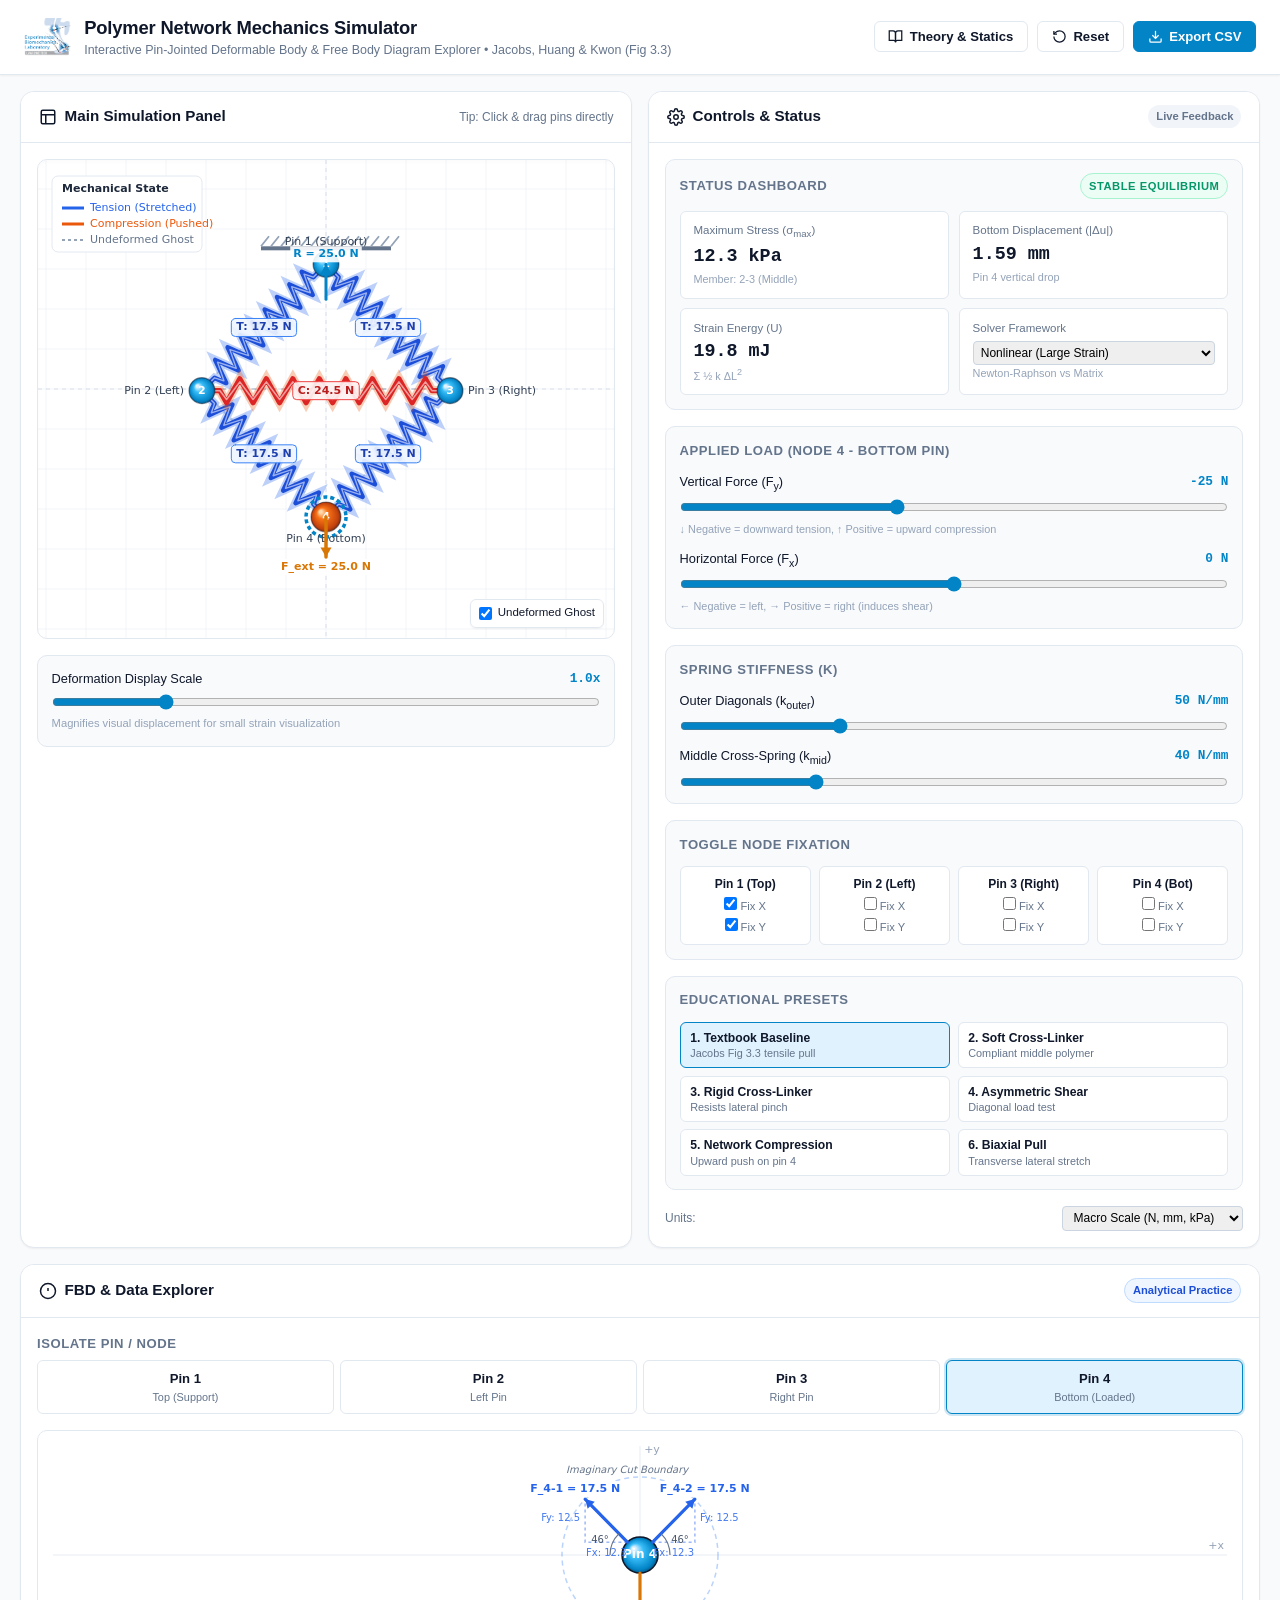
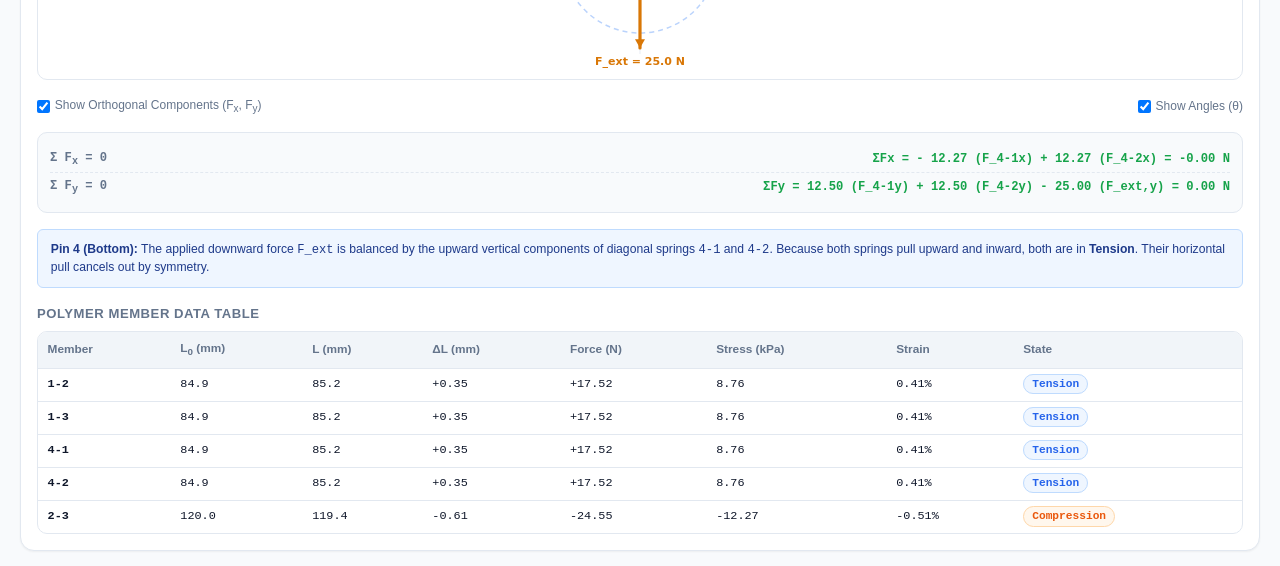
<file: index.html>
<!DOCTYPE html>
<html lang="en">
<head>
  <meta charset="UTF-8">
  <meta name="viewport" content="width=device-width, initial-scale=1.0">
  <title>Polymer Network Mechanics Simulator - Jacobs Fig 3.3</title>
  <link rel="stylesheet" href="./style.css">
</head>
<body>

  <!-- App Header -->
  <header class="app-header">
    <div class="brand-section">
      <img src="./EBLlogo.png" alt="EBL Logo" style="height: 38px; width: auto; border-radius: 4px; object-fit: contain;">
      <div class="brand-title">
        <h1>Polymer Network Mechanics Simulator</h1>
        <p>Interactive Pin-Jointed Deformable Body &amp; Free Body Diagram Explorer &bull; Jacobs, Huang &amp; Kwon (Fig 3.3)</p>
      </div>
    </div>
    <div class="header-actions">
      <button id="btn-open-theory" class="btn" title="View Textbook Theory &amp; Derivation">
        <svg width="15" height="15" viewBox="0 0 24 24" fill="none" stroke="currentColor" stroke-width="2"><path d="M2 3h6a4 4 0 0 1 4 4v14a3 3 0 0 0-3-3H2z"></path><path d="M22 3h-6a4 4 0 0 0-4 4v14a3 3 0 0 1 3-3h7z"></path></svg>
        Theory &amp; Statics
      </button>
      <button id="btn-reset" class="btn" title="Reset Simulation">
        <svg width="15" height="15" viewBox="0 0 24 24" fill="none" stroke="currentColor" stroke-width="2"><path d="M3 12a9 9 0 1 0 9-9 9.75 9.75 0 0 0-6.74 2.74L3 8"></path><path d="M3 3v5h5"></path></svg>
        Reset
      </button>
      <button id="btn-export-csv" class="btn btn-primary" title="Export Calculated Statics Data">
        <svg width="15" height="15" viewBox="0 0 24 24" fill="none" stroke="currentColor" stroke-width="2"><path d="M21 15v4a2 2 0 0 1-2 2H5a2 2 0 0 1-2-2v-4"></path><polyline points="7 10 12 15 17 10"></polyline><line x1="12" y1="15" x2="12" y2="3"></line></svg>
        Export CSV
      </button>
    </div>
  </header>

  <!-- 3-Panel Main Layout -->
  <main class="app-container">

    <!-- ========================================================
         PANEL 1 (LEFT): MAIN SIMULATION PANEL
         ======================================================== -->
    <section class="panel panel-left">
      <div class="panel-header">
        <h2>
          <svg width="18" height="18" viewBox="0 0 24 24" fill="none" stroke="currentColor" stroke-width="2"><rect x="3" y="3" width="18" height="18" rx="2" ry="2"></rect><line x1="3" y1="9" x2="21" y2="9"></line><line x1="9" y1="21" x2="9" y2="9"></line></svg>
          Main Simulation Panel
        </h2>
        <div class="canvas-hint">
          <span>Tip: Click &amp; drag pins directly</span>
        </div>
      </div>

      <div class="panel-body">
        <div class="canvas-wrapper">
          <canvas id="sim-canvas" class="sim-canvas"></canvas>
          <div class="canvas-toolbar">
            <label style="display: flex; align-items: center; gap: 0.35rem; font-size: 0.72rem; cursor: pointer;">
              <input type="checkbox" id="chk-ghost" checked>
              <span>Undeformed Ghost</span>
            </label>
          </div>
        </div>

        <!-- Scale & Visual Controls -->
        <div class="control-card">
          <div class="slider-group">
            <div class="slider-header">
              <span>Deformation Display Scale</span>
              <span id="val-scale" class="slider-val">1.0x</span>
            </div>
            <input type="range" id="slider-scale" min="0.5" max="3.0" step="0.1" value="1.0">
            <span style="font-size: 0.7rem; color: var(--text-light);">Magnifies visual displacement for small strain visualization</span>
          </div>
        </div>
      </div>
    </section>

    <!-- ========================================================
         PANEL 2 (CENTER): CONTROLS & STATUS
         ======================================================== -->
    <section class="panel panel-center">
      <div class="panel-header">
        <h2>
          <svg width="18" height="18" viewBox="0 0 24 24" fill="none" stroke="currentColor" stroke-width="2"><circle cx="12" cy="12" r="3"></circle><path d="M19.4 15a1.65 1.65 0 0 0 .33 1.82l.06.06a2 2 0 0 1 0 2.83 2 2 0 0 1-2.83 0l-.06-.06a1.65 1.65 0 0 0-1.82-.33 1.65 1.65 0 0 0-1 1.51V21a2 2 0 0 1-2 2 2 2 0 0 1-2-2v-.09A1.65 1.65 0 0 0 9 19.4a1.65 1.65 0 0 0-1.82.33l-.06.06a2 2 0 0 1-2.83 0 2 2 0 0 1 0-2.83l.06-.06a1.65 1.65 0 0 0 .33-1.82 1.65 1.65 0 0 0-1.51-1H3a2 2 0 0 1-2-2 2 2 0 0 1 2-2h.09A1.65 1.65 0 0 0 4.6 9a1.65 1.65 0 0 0-.33-1.82l-.06-.06a2 2 0 0 1 0-2.83 2 2 0 0 1 2.83 0l.06.06a1.65 1.65 0 0 0 1.82.33H9a1.65 1.65 0 0 0 1-1.51V3a2 2 0 0 1 2-2 2 2 0 0 1 2 2v.09a1.65 1.65 0 0 0 1 1.51 1.65 1.65 0 0 0 1.82-.33l.06-.06a2 2 0 0 1 2.83 0 2 2 0 0 1 0 2.83l-.06.06a1.65 1.65 0 0 0-.33 1.82V9a1.65 1.65 0 0 0 1.51 1H21a2 2 0 0 1 2 2 2 2 0 0 1-2 2h-.09a1.65 1.65 0 0 0-1.51 1z"></path></svg>
          Controls &amp; Status
        </h2>
        <span class="badge">Live Feedback</span>
      </div>

      <div class="panel-body">
        <!-- Status Dashboard -->
        <div class="control-card">
          <div class="control-title">
            <span>Status Dashboard</span>
            <span class="badge" style="background:#ecfdf5; color:#059669; border:1px solid #a7f3d0;">Stable Equilibrium</span>
          </div>
          <div class="status-grid">
            <div class="status-stat">
              <span class="stat-label">Maximum Stress (&sigma;<sub>max</sub>)</span>
              <span id="stat-max-stress" class="stat-value">0.0 kPa</span>
              <span id="stat-crit-member" class="stat-sub">Member: -</span>
            </div>
            <div class="status-stat">
              <span class="stat-label">Bottom Displacement (|&Delta;u|)</span>
              <span id="stat-disp" class="stat-value">0.00 mm</span>
              <span class="stat-sub">Pin 4 vertical drop</span>
            </div>
            <div class="status-stat">
              <span class="stat-label">Strain Energy (U)</span>
              <span id="stat-energy" class="stat-value">0.0 mJ</span>
              <span class="stat-sub">&Sigma; &frac12; k &Delta;L<sup>2</sup></span>
            </div>
            <div class="status-stat">
              <span class="stat-label">Solver Framework</span>
              <select id="select-solver" style="margin-top:0.25rem; font-size:0.75rem; padding:0.2rem; border-radius:4px; border:1px solid #cbd5e1;">
                <option value="nonlinear" selected>Nonlinear (Large Strain)</option>
                <option value="linear">Linear (Small Strain)</option>
              </select>
              <span class="stat-sub">Newton-Raphson vs Matrix</span>
            </div>
          </div>
        </div>

        <!-- Applied Load Sliders -->
        <div class="control-card">
          <div class="control-title">
            <span>Applied Load (Node 4 - Bottom Pin)</span>
          </div>
          <div class="slider-group">
            <div class="slider-header">
              <span>Vertical Force (F<sub>y</sub>)</span>
              <span id="val-fy" class="slider-val">-25 N</span>
            </div>
            <input type="range" id="slider-fy" min="-80" max="60" step="1" value="-25">
            <span style="font-size:0.68rem; color:var(--text-light);">&darr; Negative = downward tension, &uarr; Positive = upward compression</span>
          </div>

          <div class="slider-group">
            <div class="slider-header">
              <span>Horizontal Force (F<sub>x</sub>)</span>
              <span id="val-fx" class="slider-val">0 N</span>
            </div>
            <input type="range" id="slider-fx" min="-40" max="40" step="1" value="0">
            <span style="font-size:0.68rem; color:var(--text-light);">&larr; Negative = left, &rarr; Positive = right (induces shear)</span>
          </div>
        </div>

        <!-- Spring Stiffness Controls -->
        <div class="control-card">
          <div class="control-title">
            <span>Spring Stiffness (k)</span>
          </div>
          <div class="slider-group">
            <div class="slider-header">
              <span>Outer Diagonals (k<sub>outer</sub>)</span>
              <span id="val-kouter" class="slider-val">50 N/mm</span>
            </div>
            <input type="range" id="slider-kouter" min="10" max="150" step="5" value="50">
          </div>
          <div class="slider-group">
            <div class="slider-header">
              <span>Middle Cross-Spring (k<sub>mid</sub>)</span>
              <span id="val-kmid" class="slider-val">40 N/mm</span>
            </div>
            <input type="range" id="slider-kmid" min="5" max="150" step="5" value="40">
          </div>
        </div>

        <!-- Node Fixation / Boundary Conditions -->
        <div class="control-card">
          <div class="control-title">
            <span>Toggle Node Fixation</span>
          </div>
          <div class="fixation-grid">
            <div class="fixation-item">
              <div class="node-num">Pin 1 (Top)</div>
              <div class="fixation-toggle">
                <label><input type="checkbox" id="fix-1-x" checked> Fix X</label>
                <label><input type="checkbox" id="fix-1-y" checked> Fix Y</label>
              </div>
            </div>
            <div class="fixation-item">
              <div class="node-num">Pin 2 (Left)</div>
              <div class="fixation-toggle">
                <label><input type="checkbox" id="fix-2-x"> Fix X</label>
                <label><input type="checkbox" id="fix-2-y"> Fix Y</label>
              </div>
            </div>
            <div class="fixation-item">
              <div class="node-num">Pin 3 (Right)</div>
              <div class="fixation-toggle">
                <label><input type="checkbox" id="fix-3-x"> Fix X</label>
                <label><input type="checkbox" id="fix-3-y"> Fix Y</label>
              </div>
            </div>
            <div class="fixation-item">
              <div class="node-num">Pin 4 (Bot)</div>
              <div class="fixation-toggle">
                <label><input type="checkbox" id="fix-4-x"> Fix X</label>
                <label><input type="checkbox" id="fix-4-y"> Fix Y</label>
              </div>
            </div>
          </div>
        </div>

        <!-- Educational Presets -->
        <div class="control-card">
          <div class="control-title">
            <span>Educational Presets</span>
          </div>
          <div class="preset-grid">
            <button class="preset-btn active" data-preset="textbook">
              <span class="name">1. Textbook Baseline</span>
              <span class="desc">Jacobs Fig 3.3 tensile pull</span>
            </button>
            <button class="preset-btn" data-preset="soft-cross">
              <span class="name">2. Soft Cross-Linker</span>
              <span class="desc">Compliant middle polymer</span>
            </button>
            <button class="preset-btn" data-preset="rigid-cross">
              <span class="name">3. Rigid Cross-Linker</span>
              <span class="desc">Resists lateral pinch</span>
            </button>
            <button class="preset-btn" data-preset="shear">
              <span class="name">4. Asymmetric Shear</span>
              <span class="desc">Diagonal load test</span>
            </button>
            <button class="preset-btn" data-preset="compression-test">
              <span class="name">5. Network Compression</span>
              <span class="desc">Upward push on pin 4</span>
            </button>
            <button class="preset-btn" data-preset="biaxial">
              <span class="name">6. Biaxial Pull</span>
              <span class="desc">Transverse lateral stretch</span>
            </button>
          </div>
        </div>

        <!-- Unit System Toggle -->
        <div style="display:flex; justify-content:space-between; align-items:center; font-size:0.75rem;">
          <span style="color:var(--text-muted);">Units:</span>
          <select id="select-units" style="font-size:0.75rem; padding:0.2rem 0.4rem; border-radius:4px; border:1px solid #cbd5e1;">
            <option value="macro" selected>Macro Scale (N, mm, kPa)</option>
            <option value="micro">Cellular Scale (nN, &mu;m, Pa)</option>
          </select>
        </div>

      </div>
    </section>

    <!-- ========================================================
         PANEL 3 (RIGHT): FBD & DATA EXPLORER
         ======================================================== -->
    <section class="panel panel-right">
      <div class="panel-header">
        <h2>
          <svg width="18" height="18" viewBox="0 0 24 24" fill="none" stroke="currentColor" stroke-width="2"><circle cx="12" cy="12" r="10"></circle><line x1="12" y1="8" x2="12" y2="12"></line><line x1="12" y1="16" x2="12.01" y2="16"></line></svg>
          FBD &amp; Data Explorer
        </h2>
        <span class="badge" style="background:#eff6ff; color:#1d4ed8; border:1px solid #bfdbfe;">Analytical Practice</span>
      </div>

      <div class="panel-body">
        <!-- Node Selection Matrix -->
        <div>
          <div class="control-title" style="margin-bottom:0.4rem;">
            <span>Isolate Pin / Node</span>
          </div>
          <div class="node-matrix">
            <div class="node-chip" data-node="0">
              <div class="chip-title">Pin 1</div>
              <div class="chip-sub">Top (Support)</div>
            </div>
            <div class="node-chip" data-node="1">
              <div class="chip-title">Pin 2</div>
              <div class="chip-sub">Left Pin</div>
            </div>
            <div class="node-chip" data-node="2">
              <div class="chip-title">Pin 3</div>
              <div class="chip-sub">Right Pin</div>
            </div>
            <div class="node-chip active" data-node="3">
              <div class="chip-title">Pin 4</div>
              <div class="chip-sub">Bottom (Loaded)</div>
            </div>
          </div>
        </div>

        <!-- Free Body Diagram Canvas -->
        <div class="fbd-wrapper">
          <canvas id="fbd-canvas" class="fbd-canvas"></canvas>
        </div>

        <!-- Display Toggles for FBD -->
        <div style="display:flex; justify-content:space-between; font-size:0.75rem; color:var(--text-muted);">
          <label style="display:flex; align-items:center; gap:0.3rem; cursor:pointer;">
            <input type="checkbox" id="chk-components" checked>
            <span>Show Orthogonal Components (F<sub>x</sub>, F<sub>y</sub>)</span>
          </label>
          <label style="display:flex; align-items:center; gap:0.3rem; cursor:pointer;">
            <input type="checkbox" id="chk-angles" checked>
            <span>Show Angles (&theta;)</span>
          </label>
        </div>

        <!-- Equilibrium Equations Box -->
        <div class="eq-box">
          <div class="eq-row">
            <span class="eq-label">&Sigma; F<sub>x</sub> = 0</span>
            <span id="eq-sum-x" class="eq-val balanced">0.00 = 0.00 N</span>
          </div>
          <div class="eq-row">
            <span class="eq-label">&Sigma; F<sub>y</sub> = 0</span>
            <span id="eq-sum-y" class="eq-val balanced">0.00 = 0.00 N</span>
          </div>
        </div>

        <!-- Statics Explanation Callout -->
        <div id="fbd-explanation" class="fbd-explanation">
          <!-- Dynamically populated -->
        </div>

        <!-- Analytical Summary Table -->
        <div>
          <div class="control-title" style="margin-bottom:0.4rem;">
            <span>Polymer Member Data Table</span>
          </div>
          <div class="table-wrapper">
            <table class="data-table">
              <thead>
                <tr>
                  <th>Member</th>
                  <th>L<sub>0</sub> (<span class="unit-disp">mm</span>)</th>
                  <th>L (<span class="unit-disp">mm</span>)</th>
                  <th>&Delta;L (<span class="unit-disp">mm</span>)</th>
                  <th>Force (<span class="unit-force">N</span>)</th>
                  <th>Stress (<span class="unit-stress">kPa</span>)</th>
                  <th>Strain</th>
                  <th>State</th>
                </tr>
              </thead>
              <tbody id="table-body">
                <!-- Dynamically populated -->
              </tbody>
            </table>
          </div>
        </div>

      </div>
    </section>

  </main>

  <!-- Theory & Derivation Modal (Jacobs Ch 3) -->
  <div id="theory-modal" class="modal-overlay">
    <div class="modal-card">
      <div class="modal-header">
        <h3>Mechanics of Deformable Bodies &bull; Jacobs Section 3.2</h3>
        <button id="btn-close-theory" class="modal-close-btn">&times;</button>
      </div>
      <div class="modal-body">
        <p>
          In <em>Introduction to Cell Mechanics and Mechanobiology</em> (Jacobs, Huang, &amp; Kwon), Figure 3.3 models a network of polymers as a pin-jointed truss system where individual polymer strands behave like elastic springs with stiffness \(k\).
        </p>

        <div class="theory-callout">
          <strong>1. Isolation of Pin 4 (Bottom Node):</strong>
          <p>
            When a tensile load \(F\) is applied vertically downward, Pin 4 experiences three forces: the applied force \(-F \hat{j}\), and the tension forces from diagonal members 4-1 and 4-2. By symmetry:
          </p>
          <div class="math-block">
            &Sigma; F<sub>y</sub> = 2 &times; T<sub>diag</sub> &times; cos(&theta;) - F = 0<br>
            &rArr; T<sub>diag</sub> = F / (2 &times; cos(&theta;))  (Tension)
          </div>
        </div>

        <div class="theory-callout">
          <strong>2. Isolation of Pin 2 (Left Node) &amp; The Compression Paradox:</strong>
          <p>
            Students often ask: <em>Why is the middle horizontal polymer in compression even though the overall network is pulled in tension?</em>
          </p>
          <p>
            At Pin 2, both the top spring (1-2) and the bottom spring (4-1) pull upward/downward and <strong>rightward toward the central axis</strong>:
          </p>
          <div class="math-block">
            F<sub>pull, x</sub> = T<sub>1-2</sub> &times; sin(&theta;) + T<sub>4-1</sub> &times; sin(&theta;) &gt; 0 (directed to the right)<br><br>
            For horizontal equilibrium (&Sigma; F<sub>x</sub> = 0):<br>
            F<sub>spring 2-3</sub> must push to the left: F<sub>2-3</sub> = -2 &times; T<sub>diag</sub> &times; sin(&theta;) = -F &times; tan(&theta;)<br>
            Because the member <strong>pushes outward against its pins</strong>, it is in <strong>COMPRESSION</strong>!
          </div>
        </div>

        <div class="theory-callout">
          <strong>3. Biological Significance:</strong>
          <p>
            This simple 5-polymer network illustrates how tension in the extracellular matrix or actin cortex can produce localized compressive loads on internal struts (e.g. microtubules or cross-linking actin filaments), fundamental to the <em>tensegrity architecture</em> of biological cells.
          </p>
        </div>
      </div>
    </div>
  </div>

  <script type="module" src="./app.js"></script>
</body>
</html>
</file>
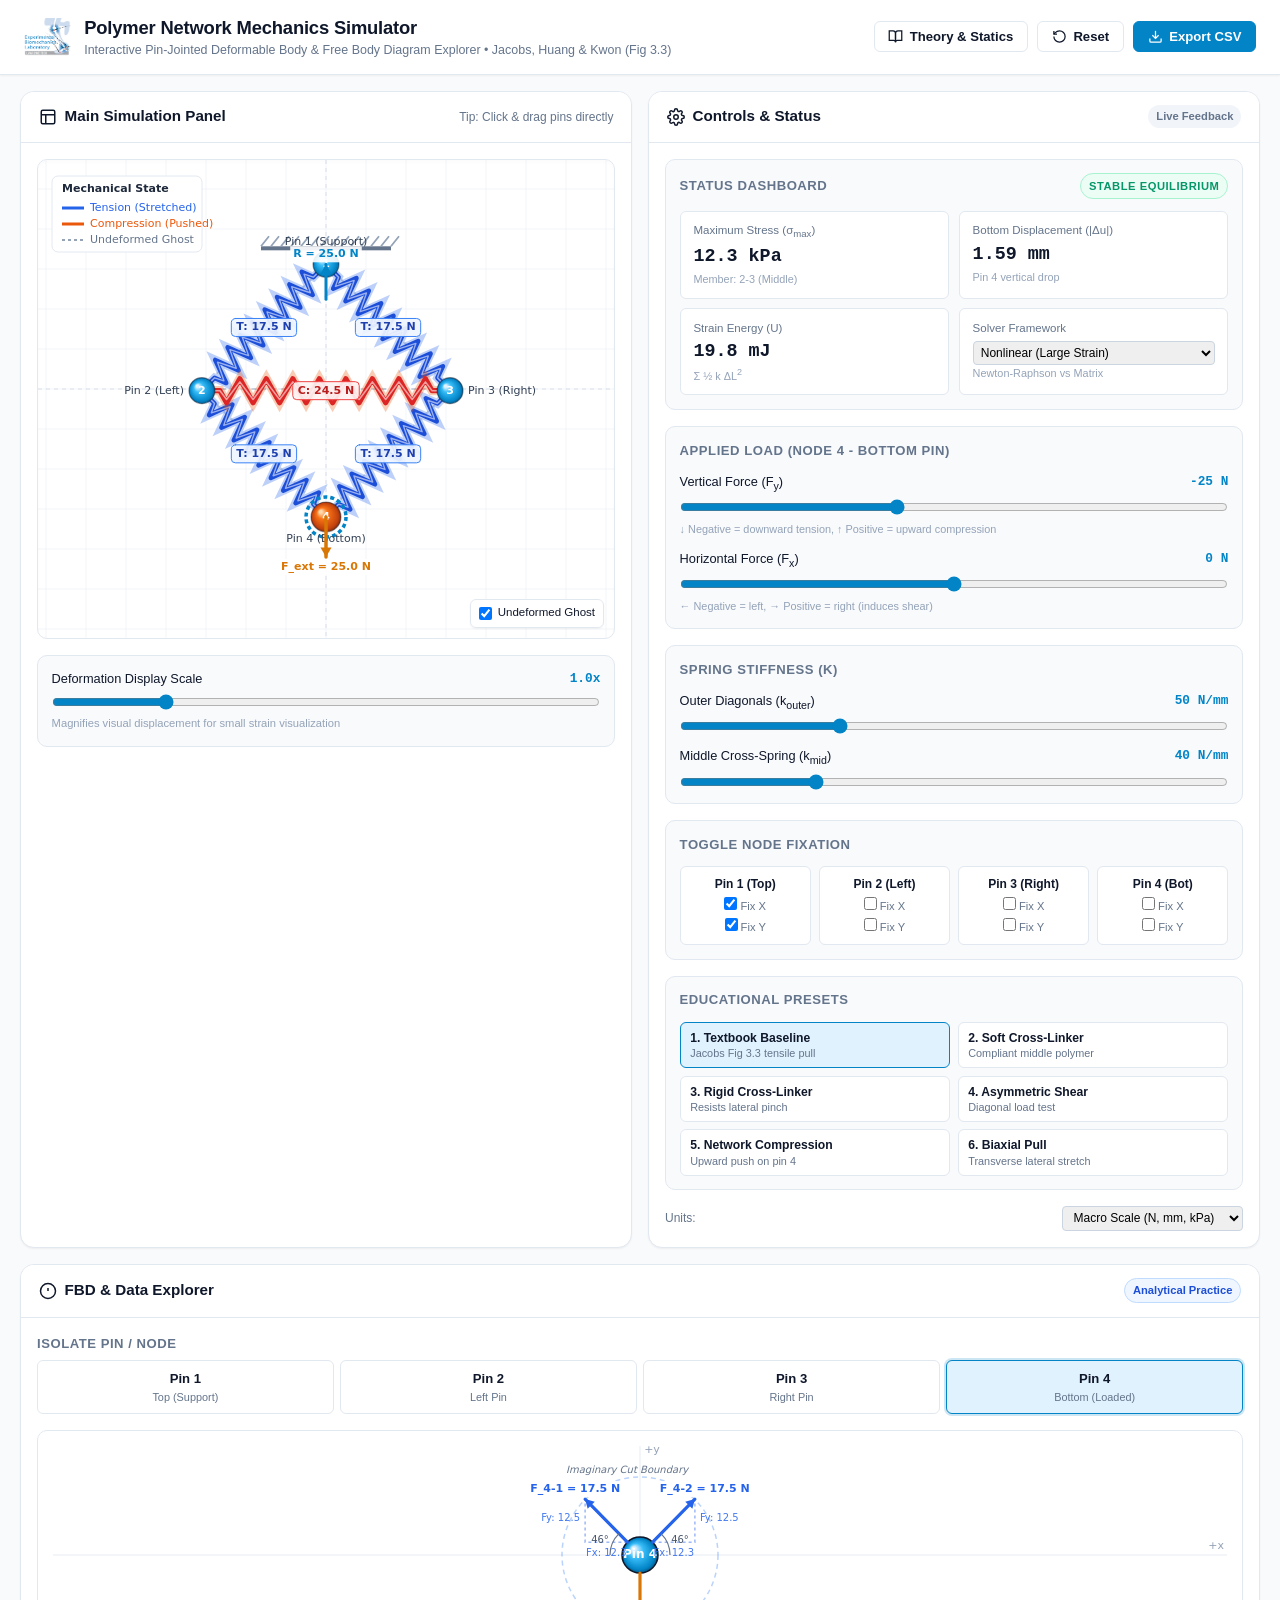
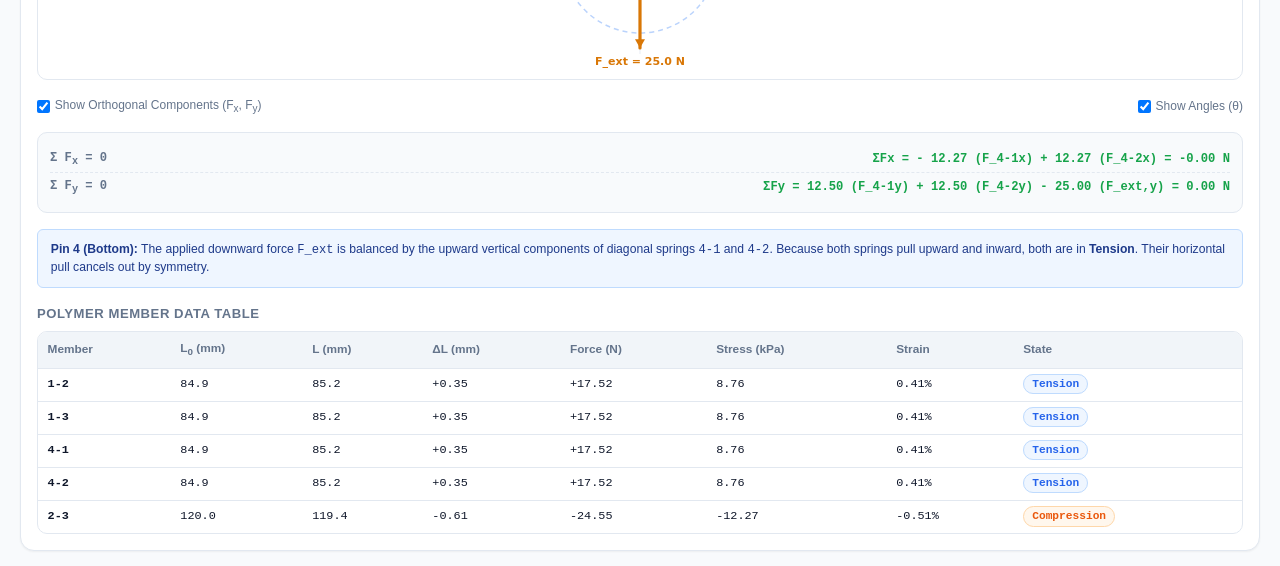
<file: index_standalone.html>
<!DOCTYPE html>
<html lang="en">
<head>
  <meta charset="UTF-8">
  <meta name="viewport" content="width=device-width, initial-scale=1.0">
  <title>Polymer Network Mechanics Simulator - Jacobs Fig 3.3</title>
  <style>
/* style.css - Clean, modern design system for Polymer Network Mechanics Simulation */

:root {
  --font-sans: -apple-system, BlinkMacSystemFont, "Segoe UI", Roboto, "Helvetica Neue", Arial, sans-serif;
  --font-mono: ui-monospace, SFMono-Regular, Menlo, Monaco, Consolas, "Liberation Mono", "Courier New", monospace;
  
  --bg-primary: #f8fafc;
  --bg-surface: #ffffff;
  --bg-subtle: #f1f5f9;
  --border-color: #e2e8f0;
  --border-focus: #3b82f6;

  --text-main: #0f172a;
  --text-muted: #64748b;
  --text-light: #94a3b8;

  --tension-color: #2563eb;
  --tension-bg: #eff6ff;
  --tension-border: #bfdbfe;
  
  --compression-color: #ea580c;
  --compression-bg: #fff7ed;
  --compression-border: #fed7aa;

  --accent-primary: #0284c7;
  --accent-hover: #0369a1;
  --success: #16a34a;
  --warning: #d97706;
  --danger: #dc2626;

  --shadow-sm: 0 1px 2px 0 rgb(0 0 0 / 0.05);
  --shadow-md: 0 4px 6px -1px rgb(0 0 0 / 0.08), 0 2px 4px -2px rgb(0 0 0 / 0.06);
  --shadow-lg: 0 10px 15px -3px rgb(0 0 0 / 0.08), 0 4px 6px -4px rgb(0 0 0 / 0.05);
  --radius-sm: 6px;
  --radius-md: 10px;
  --radius-lg: 14px;
}

* {
  box-sizing: border-box;
  margin: 0;
  padding: 0;
}

body {
  font-family: var(--font-sans);
  background-color: var(--bg-primary);
  color: var(--text-main);
  line-height: 1.5;
  min-height: 100vh;
  display: flex;
  flex-direction: column;
}

/* App Header */
.app-header {
  background: var(--bg-surface);
  border-bottom: 1px solid var(--border-color);
  padding: 0.85rem 1.5rem;
  display: flex;
  justify-content: space-between;
  align-items: center;
  position: sticky;
  top: 0;
  z-index: 40;
  box-shadow: var(--shadow-sm);
}

.brand-section {
  display: flex;
  align-items: center;
  gap: 0.85rem;
}

.brand-logo {
  width: 36px;
  height: 36px;
  background: linear-gradient(135deg, #0284c7, #2563eb);
  color: white;
  display: flex;
  align-items: center;
  justify-content: center;
  border-radius: var(--radius-sm);
  font-weight: 700;
  font-size: 1.1rem;
  box-shadow: 0 2px 4px rgba(37, 99, 235, 0.25);
}

.brand-title h1 {
  font-size: 1.15rem;
  font-weight: 700;
  color: var(--text-main);
  letter-spacing: -0.01em;
}

.brand-title p {
  font-size: 0.78rem;
  color: var(--text-muted);
}

.header-actions {
  display: flex;
  align-items: center;
  gap: 0.6rem;
}

.btn {
  display: inline-flex;
  align-items: center;
  gap: 0.4rem;
  padding: 0.45rem 0.85rem;
  font-size: 0.82rem;
  font-weight: 600;
  border-radius: var(--radius-sm);
  border: 1px solid var(--border-color);
  background: var(--bg-surface);
  color: var(--text-main);
  cursor: pointer;
  transition: all 0.15s ease-in-out;
}

.btn:hover {
  background: var(--bg-subtle);
  border-color: #cbd5e1;
}

.btn-primary {
  background: var(--accent-primary);
  border-color: var(--accent-primary);
  color: #ffffff;
}

.btn-primary:hover {
  background: var(--accent-hover);
  border-color: var(--accent-hover);
}

.btn-sm {
  padding: 0.3rem 0.6rem;
  font-size: 0.75rem;
}

/* 3-Panel Main Layout */
.app-container {
  display: grid;
  grid-template-columns: 1.1fr 0.95fr 1.15fr;
  gap: 1rem;
  padding: 1rem 1.25rem;
  flex: 1;
  max-width: 1780px;
  margin: 0 auto;
  width: 100%;
}

@media (max-width: 1280px) {
  .app-container {
    grid-template-columns: 1fr 1fr;
  }
  .panel-right {
    grid-column: span 2;
  }
}

@media (max-width: 900px) {
  .app-container {
    grid-template-columns: 1fr;
  }
  .panel-right {
    grid-column: span 1;
  }
}

/* Common Panel Card Styling */
.panel {
  background: var(--bg-surface);
  border: 1px solid var(--border-color);
  border-radius: var(--radius-lg);
  box-shadow: var(--shadow-sm);
  display: flex;
  flex-direction: column;
  overflow: hidden;
}

.panel-header {
  padding: 0.85rem 1.1rem;
  border-bottom: 1px solid var(--border-color);
  display: flex;
  justify-content: space-between;
  align-items: center;
  background: #ffffff;
}

.panel-header h2 {
  font-size: 0.95rem;
  font-weight: 700;
  color: var(--text-main);
  display: flex;
  align-items: center;
  gap: 0.5rem;
}

.badge {
  font-size: 0.7rem;
  font-weight: 600;
  padding: 0.2rem 0.5rem;
  border-radius: 9999px;
  background: var(--bg-subtle);
  color: var(--text-muted);
}

.badge-tension {
  background: var(--tension-bg);
  color: var(--tension-color);
  border: 1px solid var(--tension-border);
}

.badge-compression {
  background: var(--compression-bg);
  color: var(--compression-color);
  border: 1px solid var(--compression-border);
}

.panel-body {
  padding: 1rem;
  flex: 1;
  display: flex;
  flex-direction: column;
  gap: 1rem;
  overflow-y: auto;
}

/* ========================================================
   Panel 1: Main Simulation Panel (Left)
   ======================================================== */
.canvas-wrapper {
  position: relative;
  width: 100%;
  height: 480px;
  background: #ffffff;
  border-radius: var(--radius-md);
  border: 1px solid var(--border-color);
  overflow: hidden;
  box-shadow: inset 0 2px 4px rgba(0,0,0,0.02);
}

canvas.sim-canvas {
  width: 100%;
  height: 100%;
  display: block;
}

.canvas-toolbar {
  position: absolute;
  bottom: 10px;
  right: 10px;
  display: flex;
  gap: 0.4rem;
  background: rgba(255, 255, 255, 0.92);
  backdrop-filter: blur(4px);
  padding: 0.3rem 0.5rem;
  border-radius: var(--radius-sm);
  border: 1px solid var(--border-color);
  box-shadow: var(--shadow-sm);
}

.canvas-hint {
  font-size: 0.75rem;
  color: var(--text-muted);
  display: flex;
  align-items: center;
  gap: 0.4rem;
}

/* ========================================================
   Panel 2: Controls & Status Panel (Center)
   ======================================================== */
.control-card {
  background: #f8fafc;
  border: 1px solid var(--border-color);
  border-radius: var(--radius-md);
  padding: 0.85rem;
  display: flex;
  flex-direction: column;
  gap: 0.75rem;
}

.control-title {
  font-size: 0.82rem;
  font-weight: 700;
  text-transform: uppercase;
  letter-spacing: 0.04em;
  color: var(--text-muted);
  display: flex;
  justify-content: space-between;
  align-items: center;
}

.slider-group {
  display: flex;
  flex-direction: column;
  gap: 0.35rem;
}

.slider-header {
  display: flex;
  justify-content: space-between;
  font-size: 0.8rem;
  font-weight: 500;
  color: var(--text-main);
}

.slider-val {
  font-family: var(--font-mono);
  font-weight: 700;
  color: var(--accent-primary);
}

input[type="range"] {
  accent-color: var(--accent-primary);
  width: 100%;
  cursor: pointer;
}

/* Preset Buttons */
.preset-grid {
  display: grid;
  grid-template-columns: 1fr 1fr;
  gap: 0.45rem;
}

.preset-btn {
  padding: 0.5rem 0.6rem;
  font-size: 0.76rem;
  font-weight: 600;
  text-align: left;
  border: 1px solid var(--border-color);
  background: #ffffff;
  border-radius: var(--radius-sm);
  cursor: pointer;
  transition: all 0.12s;
  display: flex;
  flex-direction: column;
  gap: 0.15rem;
}

.preset-btn span.name {
  color: var(--text-main);
}

.preset-btn span.desc {
  font-size: 0.68rem;
  font-weight: 400;
  color: var(--text-muted);
}

.preset-btn:hover {
  border-color: var(--accent-primary);
  background: #f0f9ff;
}

.preset-btn.active {
  border-color: var(--accent-primary);
  background: #e0f2fe;
}

/* Boundary Conditions / Node Fixation Grid */
.fixation-grid {
  display: grid;
  grid-template-columns: repeat(4, 1fr);
  gap: 0.5rem;
}

.fixation-item {
  background: #ffffff;
  border: 1px solid var(--border-color);
  border-radius: var(--radius-sm);
  padding: 0.5rem;
  text-align: center;
  font-size: 0.75rem;
}

.fixation-item .node-num {
  font-weight: 700;
  margin-bottom: 0.25rem;
}

.fixation-toggle {
  display: flex;
  flex-direction: column;
  gap: 0.2rem;
  font-size: 0.7rem;
  color: var(--text-muted);
}

/* Status Dashboard Grid */
.status-grid {
  display: grid;
  grid-template-columns: 1fr 1fr;
  gap: 0.6rem;
}

.status-stat {
  background: #ffffff;
  border: 1px solid var(--border-color);
  border-radius: var(--radius-sm);
  padding: 0.65rem 0.8rem;
  display: flex;
  flex-direction: column;
}

.status-stat .stat-label {
  font-size: 0.72rem;
  color: var(--text-muted);
  font-weight: 500;
}

.status-stat .stat-value {
  font-size: 1.15rem;
  font-weight: 700;
  font-family: var(--font-mono);
  color: var(--text-main);
  margin-top: 0.1rem;
}

.status-stat .stat-sub {
  font-size: 0.68rem;
  color: var(--text-light);
}

/* ========================================================
   Panel 3: FBD & Data Explorer (Right)
   ======================================================== */
.node-matrix {
  display: grid;
  grid-template-columns: repeat(4, 1fr);
  gap: 0.4rem;
}

.node-chip {
  padding: 0.5rem 0.4rem;
  border: 1px solid var(--border-color);
  background: #ffffff;
  border-radius: var(--radius-sm);
  cursor: pointer;
  text-align: center;
  transition: all 0.15s;
}

.node-chip:hover {
  border-color: var(--accent-primary);
  background: #f0f9ff;
}

.node-chip.active {
  border-color: var(--accent-primary);
  background: #e0f2fe;
  box-shadow: 0 0 0 2px rgba(2, 132, 199, 0.2);
}

.node-chip .chip-title {
  font-size: 0.82rem;
  font-weight: 700;
  color: var(--text-main);
}

.node-chip .chip-sub {
  font-size: 0.68rem;
  color: var(--text-muted);
}

.fbd-wrapper {
  position: relative;
  width: 100%;
  height: 250px;
  background: #ffffff;
  border-radius: var(--radius-md);
  border: 1px solid var(--border-color);
  overflow: hidden;
}

canvas.fbd-canvas {
  width: 100%;
  height: 100%;
  display: block;
}

/* Equilibrium Box */
.eq-box {
  background: #f8fafc;
  border: 1px solid var(--border-color);
  border-radius: var(--radius-md);
  padding: 0.75rem;
  font-family: var(--font-mono);
  font-size: 0.76rem;
}

.eq-row {
  display: flex;
  justify-content: space-between;
  align-items: center;
  padding: 0.2rem 0;
  border-bottom: 1px dashed var(--border-color);
}

.eq-row:last-child {
  border-bottom: none;
}

.eq-label {
  font-weight: 700;
  color: var(--text-muted);
}

.eq-val {
  font-weight: 600;
}

.eq-val.balanced {
  color: var(--success);
}

.eq-val.unbalanced {
  color: var(--danger);
}

.fbd-explanation {
  background: #eff6ff;
  border: 1px solid var(--tension-border);
  border-radius: var(--radius-sm);
  padding: 0.65rem 0.8rem;
  font-size: 0.76rem;
  color: #1e3a8a;
  line-height: 1.45;
}

/* Data Table */
.table-wrapper {
  overflow-x: auto;
  border: 1px solid var(--border-color);
  border-radius: var(--radius-md);
}

table.data-table {
  width: 100%;
  border-collapse: collapse;
  font-size: 0.74rem;
  text-align: left;
}

table.data-table th {
  background: #f1f5f9;
  padding: 0.5rem 0.6rem;
  font-weight: 700;
  color: var(--text-muted);
  border-bottom: 1px solid var(--border-color);
}

table.data-table td {
  padding: 0.45rem 0.6rem;
  border-bottom: 1px solid var(--border-color);
  font-family: var(--font-mono);
}

table.data-table tr:last-child td {
  border-bottom: none;
}

table.data-table tr:hover {
  background: #f8fafc;
}

/* Modal Popup (Jacobs Chapter 3 Theory) */
.modal-overlay {
  display: none;
  position: fixed;
  inset: 0;
  background: rgba(15, 23, 42, 0.6);
  backdrop-filter: blur(4px);
  z-index: 100;
  align-items: center;
  justify-content: center;
  padding: 1rem;
}

.modal-overlay.active {
  display: flex;
}

.modal-card {
  background: #ffffff;
  border-radius: var(--radius-lg);
  max-width: 680px;
  width: 100%;
  max-height: 85vh;
  display: flex;
  flex-direction: column;
  box-shadow: var(--shadow-lg);
  overflow: hidden;
}

.modal-header {
  padding: 1rem 1.25rem;
  border-bottom: 1px solid var(--border-color);
  display: flex;
  justify-content: space-between;
  align-items: center;
}

.modal-header h3 {
  font-size: 1.1rem;
  font-weight: 700;
}

.modal-body {
  padding: 1.25rem;
  overflow-y: auto;
  font-size: 0.85rem;
  line-height: 1.6;
  display: flex;
  flex-direction: column;
  gap: 1rem;
}

.modal-close-btn {
  background: none;
  border: none;
  font-size: 1.4rem;
  cursor: pointer;
  color: var(--text-muted);
}

.theory-callout {
  background: #f8fafc;
  border-left: 4px solid var(--accent-primary);
  padding: 0.75rem 1rem;
  border-radius: 0 var(--radius-sm) var(--radius-sm) 0;
}

.math-block {
  background: #f1f5f9;
  padding: 0.75rem;
  border-radius: var(--radius-sm);
  font-family: var(--font-mono);
  font-size: 0.82rem;
  overflow-x: auto;
}

</style>
</head>
<body>

  <!-- App Header -->
  <header class="app-header">
    <div class="brand-section">
      <img src="./EBLlogo.png" alt="EBL Logo" style="height: 38px; width: auto; border-radius: 4px; object-fit: contain;">
      <div class="brand-title">
        <h1>Polymer Network Mechanics Simulator</h1>
        <p>Interactive Pin-Jointed Deformable Body &amp; Free Body Diagram Explorer &bull; Jacobs, Huang &amp; Kwon (Fig 3.3)</p>
      </div>
    </div>
    <div class="header-actions">
      <button id="btn-open-theory" class="btn" title="View Textbook Theory &amp; Derivation">
        <svg width="15" height="15" viewBox="0 0 24 24" fill="none" stroke="currentColor" stroke-width="2"><path d="M2 3h6a4 4 0 0 1 4 4v14a3 3 0 0 0-3-3H2z"></path><path d="M22 3h-6a4 4 0 0 0-4 4v14a3 3 0 0 1 3-3h7z"></path></svg>
        Theory &amp; Statics
      </button>
      <button id="btn-reset" class="btn" title="Reset Simulation">
        <svg width="15" height="15" viewBox="0 0 24 24" fill="none" stroke="currentColor" stroke-width="2"><path d="M3 12a9 9 0 1 0 9-9 9.75 9.75 0 0 0-6.74 2.74L3 8"></path><path d="M3 3v5h5"></path></svg>
        Reset
      </button>
      <button id="btn-export-csv" class="btn btn-primary" title="Export Calculated Statics Data">
        <svg width="15" height="15" viewBox="0 0 24 24" fill="none" stroke="currentColor" stroke-width="2"><path d="M21 15v4a2 2 0 0 1-2 2H5a2 2 0 0 1-2-2v-4"></path><polyline points="7 10 12 15 17 10"></polyline><line x1="12" y1="15" x2="12" y2="3"></line></svg>
        Export CSV
      </button>
    </div>
  </header>

  <!-- 3-Panel Main Layout -->
  <main class="app-container">

    <!-- ========================================================
         PANEL 1 (LEFT): MAIN SIMULATION PANEL
         ======================================================== -->
    <section class="panel panel-left">
      <div class="panel-header">
        <h2>
          <svg width="18" height="18" viewBox="0 0 24 24" fill="none" stroke="currentColor" stroke-width="2"><rect x="3" y="3" width="18" height="18" rx="2" ry="2"></rect><line x1="3" y1="9" x2="21" y2="9"></line><line x1="9" y1="21" x2="9" y2="9"></line></svg>
          Main Simulation Panel
        </h2>
        <div class="canvas-hint">
          <span>Tip: Click &amp; drag pins directly</span>
        </div>
      </div>

      <div class="panel-body">
        <div class="canvas-wrapper">
          <canvas id="sim-canvas" class="sim-canvas"></canvas>
          <div class="canvas-toolbar">
            <label style="display: flex; align-items: center; gap: 0.35rem; font-size: 0.72rem; cursor: pointer;">
              <input type="checkbox" id="chk-ghost" checked>
              <span>Undeformed Ghost</span>
            </label>
          </div>
        </div>

        <!-- Scale & Visual Controls -->
        <div class="control-card">
          <div class="slider-group">
            <div class="slider-header">
              <span>Deformation Display Scale</span>
              <span id="val-scale" class="slider-val">1.0x</span>
            </div>
            <input type="range" id="slider-scale" min="0.5" max="3.0" step="0.1" value="1.0">
            <span style="font-size: 0.7rem; color: var(--text-light);">Magnifies visual displacement for small strain visualization</span>
          </div>
        </div>
      </div>
    </section>

    <!-- ========================================================
         PANEL 2 (CENTER): CONTROLS & STATUS
         ======================================================== -->
    <section class="panel panel-center">
      <div class="panel-header">
        <h2>
          <svg width="18" height="18" viewBox="0 0 24 24" fill="none" stroke="currentColor" stroke-width="2"><circle cx="12" cy="12" r="3"></circle><path d="M19.4 15a1.65 1.65 0 0 0 .33 1.82l.06.06a2 2 0 0 1 0 2.83 2 2 0 0 1-2.83 0l-.06-.06a1.65 1.65 0 0 0-1.82-.33 1.65 1.65 0 0 0-1 1.51V21a2 2 0 0 1-2 2 2 2 0 0 1-2-2v-.09A1.65 1.65 0 0 0 9 19.4a1.65 1.65 0 0 0-1.82.33l-.06.06a2 2 0 0 1-2.83 0 2 2 0 0 1 0-2.83l.06-.06a1.65 1.65 0 0 0 .33-1.82 1.65 1.65 0 0 0-1.51-1H3a2 2 0 0 1-2-2 2 2 0 0 1 2-2h.09A1.65 1.65 0 0 0 4.6 9a1.65 1.65 0 0 0-.33-1.82l-.06-.06a2 2 0 0 1 0-2.83 2 2 0 0 1 2.83 0l.06.06a1.65 1.65 0 0 0 1.82.33H9a1.65 1.65 0 0 0 1-1.51V3a2 2 0 0 1 2-2 2 2 0 0 1 2 2v.09a1.65 1.65 0 0 0 1 1.51 1.65 1.65 0 0 0 1.82-.33l.06-.06a2 2 0 0 1 2.83 0 2 2 0 0 1 0 2.83l-.06.06a1.65 1.65 0 0 0-.33 1.82V9a1.65 1.65 0 0 0 1.51 1H21a2 2 0 0 1 2 2 2 2 0 0 1-2 2h-.09a1.65 1.65 0 0 0-1.51 1z"></path></svg>
          Controls &amp; Status
        </h2>
        <span class="badge">Live Feedback</span>
      </div>

      <div class="panel-body">
        <!-- Status Dashboard -->
        <div class="control-card">
          <div class="control-title">
            <span>Status Dashboard</span>
            <span class="badge" style="background:#ecfdf5; color:#059669; border:1px solid #a7f3d0;">Stable Equilibrium</span>
          </div>
          <div class="status-grid">
            <div class="status-stat">
              <span class="stat-label">Maximum Stress (&sigma;<sub>max</sub>)</span>
              <span id="stat-max-stress" class="stat-value">0.0 kPa</span>
              <span id="stat-crit-member" class="stat-sub">Member: -</span>
            </div>
            <div class="status-stat">
              <span class="stat-label">Bottom Displacement (|&Delta;u|)</span>
              <span id="stat-disp" class="stat-value">0.00 mm</span>
              <span class="stat-sub">Pin 4 vertical drop</span>
            </div>
            <div class="status-stat">
              <span class="stat-label">Strain Energy (U)</span>
              <span id="stat-energy" class="stat-value">0.0 mJ</span>
              <span class="stat-sub">&Sigma; &frac12; k &Delta;L<sup>2</sup></span>
            </div>
            <div class="status-stat">
              <span class="stat-label">Solver Framework</span>
              <select id="select-solver" style="margin-top:0.25rem; font-size:0.75rem; padding:0.2rem; border-radius:4px; border:1px solid #cbd5e1;">
                <option value="nonlinear" selected>Nonlinear (Large Strain)</option>
                <option value="linear">Linear (Small Strain)</option>
              </select>
              <span class="stat-sub">Newton-Raphson vs Matrix</span>
            </div>
          </div>
        </div>

        <!-- Applied Load Sliders -->
        <div class="control-card">
          <div class="control-title">
            <span>Applied Load (Node 4 - Bottom Pin)</span>
          </div>
          <div class="slider-group">
            <div class="slider-header">
              <span>Vertical Force (F<sub>y</sub>)</span>
              <span id="val-fy" class="slider-val">-25 N</span>
            </div>
            <input type="range" id="slider-fy" min="-80" max="60" step="1" value="-25">
            <span style="font-size:0.68rem; color:var(--text-light);">&darr; Negative = downward tension, &uarr; Positive = upward compression</span>
          </div>

          <div class="slider-group">
            <div class="slider-header">
              <span>Horizontal Force (F<sub>x</sub>)</span>
              <span id="val-fx" class="slider-val">0 N</span>
            </div>
            <input type="range" id="slider-fx" min="-40" max="40" step="1" value="0">
            <span style="font-size:0.68rem; color:var(--text-light);">&larr; Negative = left, &rarr; Positive = right (induces shear)</span>
          </div>
        </div>

        <!-- Spring Stiffness Controls -->
        <div class="control-card">
          <div class="control-title">
            <span>Spring Stiffness (k)</span>
          </div>
          <div class="slider-group">
            <div class="slider-header">
              <span>Outer Diagonals (k<sub>outer</sub>)</span>
              <span id="val-kouter" class="slider-val">50 N/mm</span>
            </div>
            <input type="range" id="slider-kouter" min="10" max="150" step="5" value="50">
          </div>
          <div class="slider-group">
            <div class="slider-header">
              <span>Middle Cross-Spring (k<sub>mid</sub>)</span>
              <span id="val-kmid" class="slider-val">40 N/mm</span>
            </div>
            <input type="range" id="slider-kmid" min="5" max="150" step="5" value="40">
          </div>
        </div>

        <!-- Node Fixation / Boundary Conditions -->
        <div class="control-card">
          <div class="control-title">
            <span>Toggle Node Fixation</span>
          </div>
          <div class="fixation-grid">
            <div class="fixation-item">
              <div class="node-num">Pin 1 (Top)</div>
              <div class="fixation-toggle">
                <label><input type="checkbox" id="fix-1-x" checked> Fix X</label>
                <label><input type="checkbox" id="fix-1-y" checked> Fix Y</label>
              </div>
            </div>
            <div class="fixation-item">
              <div class="node-num">Pin 2 (Left)</div>
              <div class="fixation-toggle">
                <label><input type="checkbox" id="fix-2-x"> Fix X</label>
                <label><input type="checkbox" id="fix-2-y"> Fix Y</label>
              </div>
            </div>
            <div class="fixation-item">
              <div class="node-num">Pin 3 (Right)</div>
              <div class="fixation-toggle">
                <label><input type="checkbox" id="fix-3-x"> Fix X</label>
                <label><input type="checkbox" id="fix-3-y"> Fix Y</label>
              </div>
            </div>
            <div class="fixation-item">
              <div class="node-num">Pin 4 (Bot)</div>
              <div class="fixation-toggle">
                <label><input type="checkbox" id="fix-4-x"> Fix X</label>
                <label><input type="checkbox" id="fix-4-y"> Fix Y</label>
              </div>
            </div>
          </div>
        </div>

        <!-- Educational Presets -->
        <div class="control-card">
          <div class="control-title">
            <span>Educational Presets</span>
          </div>
          <div class="preset-grid">
            <button class="preset-btn active" data-preset="textbook">
              <span class="name">1. Textbook Baseline</span>
              <span class="desc">Jacobs Fig 3.3 tensile pull</span>
            </button>
            <button class="preset-btn" data-preset="soft-cross">
              <span class="name">2. Soft Cross-Linker</span>
              <span class="desc">Compliant middle polymer</span>
            </button>
            <button class="preset-btn" data-preset="rigid-cross">
              <span class="name">3. Rigid Cross-Linker</span>
              <span class="desc">Resists lateral pinch</span>
            </button>
            <button class="preset-btn" data-preset="shear">
              <span class="name">4. Asymmetric Shear</span>
              <span class="desc">Diagonal load test</span>
            </button>
            <button class="preset-btn" data-preset="compression-test">
              <span class="name">5. Network Compression</span>
              <span class="desc">Upward push on pin 4</span>
            </button>
            <button class="preset-btn" data-preset="biaxial">
              <span class="name">6. Biaxial Pull</span>
              <span class="desc">Transverse lateral stretch</span>
            </button>
          </div>
        </div>

        <!-- Unit System Toggle -->
        <div style="display:flex; justify-content:space-between; align-items:center; font-size:0.75rem;">
          <span style="color:var(--text-muted);">Units:</span>
          <select id="select-units" style="font-size:0.75rem; padding:0.2rem 0.4rem; border-radius:4px; border:1px solid #cbd5e1;">
            <option value="macro" selected>Macro Scale (N, mm, kPa)</option>
            <option value="micro">Cellular Scale (nN, &mu;m, Pa)</option>
          </select>
        </div>

      </div>
    </section>

    <!-- ========================================================
         PANEL 3 (RIGHT): FBD & DATA EXPLORER
         ======================================================== -->
    <section class="panel panel-right">
      <div class="panel-header">
        <h2>
          <svg width="18" height="18" viewBox="0 0 24 24" fill="none" stroke="currentColor" stroke-width="2"><circle cx="12" cy="12" r="10"></circle><line x1="12" y1="8" x2="12" y2="12"></line><line x1="12" y1="16" x2="12.01" y2="16"></line></svg>
          FBD &amp; Data Explorer
        </h2>
        <span class="badge" style="background:#eff6ff; color:#1d4ed8; border:1px solid #bfdbfe;">Analytical Practice</span>
      </div>

      <div class="panel-body">
        <!-- Node Selection Matrix -->
        <div>
          <div class="control-title" style="margin-bottom:0.4rem;">
            <span>Isolate Pin / Node</span>
          </div>
          <div class="node-matrix">
            <div class="node-chip" data-node="0">
              <div class="chip-title">Pin 1</div>
              <div class="chip-sub">Top (Support)</div>
            </div>
            <div class="node-chip" data-node="1">
              <div class="chip-title">Pin 2</div>
              <div class="chip-sub">Left Pin</div>
            </div>
            <div class="node-chip" data-node="2">
              <div class="chip-title">Pin 3</div>
              <div class="chip-sub">Right Pin</div>
            </div>
            <div class="node-chip active" data-node="3">
              <div class="chip-title">Pin 4</div>
              <div class="chip-sub">Bottom (Loaded)</div>
            </div>
          </div>
        </div>

        <!-- Free Body Diagram Canvas -->
        <div class="fbd-wrapper">
          <canvas id="fbd-canvas" class="fbd-canvas"></canvas>
        </div>

        <!-- Display Toggles for FBD -->
        <div style="display:flex; justify-content:space-between; font-size:0.75rem; color:var(--text-muted);">
          <label style="display:flex; align-items:center; gap:0.3rem; cursor:pointer;">
            <input type="checkbox" id="chk-components" checked>
            <span>Show Orthogonal Components (F<sub>x</sub>, F<sub>y</sub>)</span>
          </label>
          <label style="display:flex; align-items:center; gap:0.3rem; cursor:pointer;">
            <input type="checkbox" id="chk-angles" checked>
            <span>Show Angles (&theta;)</span>
          </label>
        </div>

        <!-- Equilibrium Equations Box -->
        <div class="eq-box">
          <div class="eq-row">
            <span class="eq-label">&Sigma; F<sub>x</sub> = 0</span>
            <span id="eq-sum-x" class="eq-val balanced">0.00 = 0.00 N</span>
          </div>
          <div class="eq-row">
            <span class="eq-label">&Sigma; F<sub>y</sub> = 0</span>
            <span id="eq-sum-y" class="eq-val balanced">0.00 = 0.00 N</span>
          </div>
        </div>

        <!-- Statics Explanation Callout -->
        <div id="fbd-explanation" class="fbd-explanation">
          <!-- Dynamically populated -->
        </div>

        <!-- Analytical Summary Table -->
        <div>
          <div class="control-title" style="margin-bottom:0.4rem;">
            <span>Polymer Member Data Table</span>
          </div>
          <div class="table-wrapper">
            <table class="data-table">
              <thead>
                <tr>
                  <th>Member</th>
                  <th>L<sub>0</sub> (<span class="unit-disp">mm</span>)</th>
                  <th>L (<span class="unit-disp">mm</span>)</th>
                  <th>&Delta;L (<span class="unit-disp">mm</span>)</th>
                  <th>Force (<span class="unit-force">N</span>)</th>
                  <th>Stress (<span class="unit-stress">kPa</span>)</th>
                  <th>Strain</th>
                  <th>State</th>
                </tr>
              </thead>
              <tbody id="table-body">
                <!-- Dynamically populated -->
              </tbody>
            </table>
          </div>
        </div>

      </div>
    </section>

  </main>

  <!-- Theory & Derivation Modal (Jacobs Ch 3) -->
  <div id="theory-modal" class="modal-overlay">
    <div class="modal-card">
      <div class="modal-header">
        <h3>Mechanics of Deformable Bodies &bull; Jacobs Section 3.2</h3>
        <button id="btn-close-theory" class="modal-close-btn">&times;</button>
      </div>
      <div class="modal-body">
        <p>
          In <em>Introduction to Cell Mechanics and Mechanobiology</em> (Jacobs, Huang, &amp; Kwon), Figure 3.3 models a network of polymers as a pin-jointed truss system where individual polymer strands behave like elastic springs with stiffness \(k\).
        </p>

        <div class="theory-callout">
          <strong>1. Isolation of Pin 4 (Bottom Node):</strong>
          <p>
            When a tensile load \(F\) is applied vertically downward, Pin 4 experiences three forces: the applied force \(-F \hat{j}\), and the tension forces from diagonal members 4-1 and 4-2. By symmetry:
          </p>
          <div class="math-block">
            &Sigma; F<sub>y</sub> = 2 &times; T<sub>diag</sub> &times; cos(&theta;) - F = 0<br>
            &rArr; T<sub>diag</sub> = F / (2 &times; cos(&theta;))  (Tension)
          </div>
        </div>

        <div class="theory-callout">
          <strong>2. Isolation of Pin 2 (Left Node) &amp; The Compression Paradox:</strong>
          <p>
            Students often ask: <em>Why is the middle horizontal polymer in compression even though the overall network is pulled in tension?</em>
          </p>
          <p>
            At Pin 2, both the top spring (1-2) and the bottom spring (4-1) pull upward/downward and <strong>rightward toward the central axis</strong>:
          </p>
          <div class="math-block">
            F<sub>pull, x</sub> = T<sub>1-2</sub> &times; sin(&theta;) + T<sub>4-1</sub> &times; sin(&theta;) &gt; 0 (directed to the right)<br><br>
            For horizontal equilibrium (&Sigma; F<sub>x</sub> = 0):<br>
            F<sub>spring 2-3</sub> must push to the left: F<sub>2-3</sub> = -2 &times; T<sub>diag</sub> &times; sin(&theta;) = -F &times; tan(&theta;)<br>
            Because the member <strong>pushes outward against its pins</strong>, it is in <strong>COMPRESSION</strong>!
          </div>
        </div>

        <div class="theory-callout">
          <strong>3. Biological Significance:</strong>
          <p>
            This simple 5-polymer network illustrates how tension in the extracellular matrix or actin cortex can produce localized compressive loads on internal struts (e.g. microtubules or cross-linking actin filaments), fundamental to the <em>tensegrity architecture</em> of biological cells.
          </p>
        </div>
      </div>
    </div>
  </div>

  <script>

// Bundled Polymer Network Simulation Engine
/**
 * physics.js - Structural Mechanics & Equilibrium Engine for Polymer Network
 * Based on Jacobs, Huang, & Kwon - 'Introduction to Cell Mechanics and Mechanobiology' (Fig 3.3)
 */

class PolymerNetworkPhysics {
  constructor() {
    // Default geometry parameters (in mm or generic length units)
    this.defaultHalfWidth = 60.0;  // W/2
    this.defaultHalfHeight = 60.0; // H

    // Default Cross-sectional area (mm^2) for stress computation
    this.defaultArea = 2.0;

    // Unit mode: 'macro' (N, mm, kPa) or 'micro' (nN, um, Pa)
    this.unitMode = 'macro';

    // Solver mode: 'nonlinear' (exact energy minimization) or 'linear' (small displacement)
    this.solverMode = 'nonlinear';

    // Deformation display multiplier
    this.dispScale = 1.0;

    this.initModel();
  }

  initModel() {
    const W2 = this.defaultHalfWidth;
    const H = this.defaultHalfHeight;
    const diagL0 = Math.hypot(W2, H);
    const horizL0 = 2 * W2;

    // 4 Nodes: 0: Top, 1: Left, 2: Right, 3: Bottom
    // Coordinates: (X, Y)
    this.nodes = [
      { id: 0, name: 'Node 1 (Top)', label: '1 (Top)', x0: 0, y0: H, fixedX: true, fixedY: true, fx: 0, fy: 0 },
      { id: 1, name: 'Node 2 (Left)', label: '2 (Left)', x0: -W2, y0: 0, fixedX: false, fixedY: false, fx: 0, fy: 0 },
      { id: 2, name: 'Node 3 (Right)', label: '3 (Right)', x0: W2, y0: 0, fixedX: false, fixedY: false, fx: 0, fy: 0 },
      { id: 3, name: 'Node 4 (Bottom)', label: '4 (Bottom)', x0: 0, y0: -H, fixedX: false, fixedY: false, fx: 0, fy: -25.0 } // Default downward load: -25 N
    ];

    // 5 Spring Members:
    // 0: 0-1 (Top-Left)
    // 1: 0-2 (Top-Right)
    // 2: 3-1 (Bottom-Left)
    // 3: 3-2 (Bottom-Right)
    // 4: 1-2 (Middle Horizontal)
    this.members = [
      { id: 0, name: 'Spring 1-2 (Top-Left)', shortName: '1-2', nodeA: 0, nodeB: 1, k: 50.0, L0: diagL0, area: this.defaultArea },
      { id: 1, name: 'Spring 1-3 (Top-Right)', shortName: '1-3', nodeA: 0, nodeB: 2, k: 50.0, L0: diagL0, area: this.defaultArea },
      { id: 2, name: 'Spring 4-1 (Bot-Left)', shortName: '4-1', nodeA: 3, nodeB: 1, k: 50.0, L0: diagL0, area: this.defaultArea },
      { id: 3, name: 'Spring 4-2 (Bot-Right)', shortName: '4-2', nodeA: 3, nodeB: 2, k: 50.0, L0: diagL0, area: this.defaultArea },
      { id: 4, name: 'Spring 2-3 (Middle)', shortName: '2-3', nodeA: 1, nodeB: 2, k: 40.0, L0: horizL0, area: this.defaultArea }
    ];

    // Current state arrays
    this.displacements = [ {u: 0, v: 0}, {u: 0, v: 0}, {u: 0, v: 0}, {u: 0, v: 0} ];
    this.reactions = [ {rx: 0, ry: 0}, {rx: 0, ry: 0}, {rx: 0, ry: 0}, {rx: 0, ry: 0} ];
    this.memberResults = [];

    this.solve();
  }

  setUnitMode(mode) {
    this.unitMode = mode;
  }

  getUnitLabels() {
    if (this.unitMode === 'micro') {
      return { force: 'nN', length: 'μm', disp: 'μm', stiffness: 'nN/μm', stress: 'Pa', energy: 'fJ' };
    }
    return { force: 'N', length: 'mm', disp: 'mm', stiffness: 'N/mm', stress: 'kPa', energy: 'mJ' };
  }

  setAppliedLoad(nodeId, fx, fy) {
    if (this.nodes[nodeId]) {
      this.nodes[nodeId].fx = fx;
      this.nodes[nodeId].fy = fy;
      this.solve();
    }
  }

  setStiffnesses(kOuter, kMiddle) {
    for (let i = 0; i < 4; i++) {
      this.members[i].k = kOuter;
    }
    this.members[4].k = kMiddle;
    this.solve();
  }

  setIndividualStiffness(memberId, k) {
    if (this.members[memberId]) {
      this.members[memberId].k = k;
      this.solve();
    }
  }

  setNodeFixation(nodeId, fixedX, fixedY) {
    if (this.nodes[nodeId]) {
      this.nodes[nodeId].fixedX = fixedX;
      this.nodes[nodeId].fixedY = fixedY;
      this.solve();
    }
  }

  setSolverMode(mode) {
    this.solverMode = mode;
    this.solve();
  }

  /**
   * Main Solver:
   * Chooses between Nonlinear Newton-Raphson or Linear Small-Displacement
   */
  solve() {
    if (this.solverMode === 'linear') {
      this.solveLinear();
    } else {
      this.solveNonlinear();
    }
    this.calculateMemberForcesAndReactions();
  }

  /**
   * Linear Small-Displacement Matrix Analysis
   * K0 * u = F_ext
   */
  solveLinear() {
    const nNodes = this.nodes.length;
    const nDof = nNodes * 2;
    const K = Array.from({ length: nDof }, () => new Float64Array(nDof));
    const F = new Float64Array(nDof);

    // Populate external loads
    for (let i = 0; i < nNodes; i++) {
      F[2 * i] = this.nodes[i].fx;
      F[2 * i + 1] = this.nodes[i].fy;
    }

    // Assemble global linear stiffness matrix at initial coordinates
    for (const m of this.members) {
      const na = m.nodeA;
      const nb = m.nodeB;
      const dx = this.nodes[nb].x0 - this.nodes[na].x0;
      const dy = this.nodes[nb].y0 - this.nodes[na].y0;
      const L = Math.hypot(dx, dy);
      const c = dx / L;
      const s = dy / L;
      const k = m.k;

      const ke = [
        [ c * c * k,  c * s * k, -c * c * k, -c * s * k ],
        [ c * s * k,  s * s * k, -c * s * k, -s * s * k ],
        [-c * c * k, -c * s * k,  c * c * k,  c * s * k ],
        [-c * s * k, -s * s * k,  c * s * k,  s * s * k ]
      ];

      const dofs = [ 2 * na, 2 * na + 1, 2 * nb, 2 * nb + 1 ];
      for (let r = 0; r < 4; r++) {
        for (let cCol = 0; cCol < 4; cCol++) {
          K[dofs[r]][dofs[cCol]] += ke[r][cCol];
        }
      }
    }

    // Apply boundary conditions via penalty or row/col zeroing
    const isFixed = new Uint8Array(nDof);
    for (let i = 0; i < nNodes; i++) {
      if (this.nodes[i].fixedX) isFixed[2 * i] = 1;
      if (this.nodes[i].fixedY) isFixed[2 * i + 1] = 1;
    }

    // Solve reduced linear system
    const freeDofs = [];
    for (let d = 0; d < nDof; d++) {
      if (!isFixed[d]) freeDofs.push(d);
    }

    const nFree = freeDofs.length;
    const K_red = Array.from({ length: nFree }, () => new Float64Array(nFree));
    const F_red = new Float64Array(nFree);

    for (let i = 0; i < nFree; i++) {
      F_red[i] = F[freeDofs[i]];
      for (let j = 0; j < nFree; j++) {
        K_red[i][j] = K[freeDofs[i]][freeDofs[j]];
      }
    }

    const u_red = this.solveLinearSystem(K_red, F_red);

    for (let i = 0; i < nNodes; i++) {
      this.displacements[i].u = 0;
      this.displacements[i].v = 0;
    }
    for (let i = 0; i < nFree; i++) {
      const dof = freeDofs[i];
      const node = Math.floor(dof / 2);
      if (dof % 2 === 0) {
        this.displacements[node].u = u_red[i];
      } else {
        this.displacements[node].v = u_red[i];
      }
    }
  }

  /**
   * Exact Non-Linear Equilibrium via Newton-Raphson
   * Minimizes potential energy Pi(x) = sum( 0.5 * k * (L - L0)^2 ) - F_ext dot u
   */
  solveNonlinear() {
    const nNodes = this.nodes.length;
    const nDof = nNodes * 2;

    const isFixed = new Uint8Array(nDof);
    for (let i = 0; i < nNodes; i++) {
      if (this.nodes[i].fixedX) isFixed[2 * i] = 1;
      if (this.nodes[i].fixedY) isFixed[2 * i + 1] = 1;
    }

    const freeDofs = [];
    for (let d = 0; d < nDof; d++) {
      if (!isFixed[d]) freeDofs.push(d);
    }
    const nFree = freeDofs.length;

    // Start from current displacements or 0
    let u = new Float64Array(nDof);
    for (let i = 0; i < nNodes; i++) {
      u[2 * i] = this.displacements[i].u || 0;
      u[2 * i + 1] = this.displacements[i].v || 0;
    }

    const maxIter = 40;
    const tol = 1e-9;

    for (let iter = 0; iter < maxIter; iter++) {
      // Compute internal forces and tangent stiffness
      const R = new Float64Array(nDof); // Residual = F_ext - F_int
      const KT = Array.from({ length: nDof }, () => new Float64Array(nDof));

      // External load contribution
      for (let i = 0; i < nNodes; i++) {
        R[2 * i] += this.nodes[i].fx;
        R[2 * i + 1] += this.nodes[i].fy;
      }

      // Member contributions
      for (const m of this.members) {
        const na = m.nodeA;
        const nb = m.nodeB;
        const xa = this.nodes[na].x0 + u[2 * na];
        const ya = this.nodes[na].y0 + u[2 * na + 1];
        const xb = this.nodes[nb].x0 + u[2 * nb];
        const yb = this.nodes[nb].y0 + u[2 * nb + 1];

        const dx = xb - xa;
        const dy = yb - ya;
        const L = Math.hypot(dx, dy) || 1e-9;
        const eX = dx / L;
        const eY = dy / L;

        const deltaL = L - m.L0;
        const T = m.k * deltaL; // Positive = tension

        // Internal force on node a from spring (pulls towards b if T > 0)
        // Residual = F_ext - F_int:
        // F_int pulling on a is +T * e. Resisting external load:
        // Net force on a = F_ext_a + T*e. We want Net Force = 0.
        // So R_a = F_ext_a + T*e, R_b = F_ext_b - T*e.
        R[2 * na] += T * eX;
        R[2 * na + 1] += T * eY;
        R[2 * nb] -= T * eX;
        R[2 * nb + 1] -= T * eY;

        // Tangent stiffness: d(F_int)/du
        // For node a: F_int = - T * e (force applied by node to spring is opposite)
        const kConst = m.k;
        const geom = T / L;

        const kxx = kConst * (eX * eX) + geom * (1 - eX * eX);
        const kyy = kConst * (eY * eY) + geom * (1 - eY * eY);
        const kxy = (kConst - geom) * (eX * eY);

        const dofs = [ 2 * na, 2 * na + 1, 2 * nb, 2 * nb + 1 ];
        const ke = [
          [  kxx,  kxy, -kxx, -kxy ],
          [  kxy,  kyy, -kxy, -kyy ],
          [ -kxx, -kxy,  kxx,  kxy ],
          [ -kxy, -kyy,  kxy,  kyy ]
        ];

        for (let r = 0; r < 4; r++) {
          for (let c = 0; c < 4; c++) {
            KT[dofs[r]][dofs[c]] += ke[r][c];
          }
        }
      }

      // Check residual on free DOFs
      let resNorm = 0;
      for (let i = 0; i < nFree; i++) {
        const d = freeDofs[i];
        resNorm = Math.max(resNorm, Math.abs(R[d]));
      }

      if (resNorm < tol) {
        break;
      }

      // Extract free submatrix
      const K_free = Array.from({ length: nFree }, () => new Float64Array(nFree));
      const R_free = new Float64Array(nFree);
      for (let i = 0; i < nFree; i++) {
        // Residual in Newton equation: K * du = R (since R is the out-of-balance force)
        R_free[i] = -R[freeDofs[i]];
        for (let j = 0; j < nFree; j++) {
          K_free[i][j] = KT[freeDofs[i]][freeDofs[j]];
        }
      }

      // Regularize
      for (let i = 0; i < nFree; i++) {
        K_free[i][i] += 1e-12;
      }

      const delta_u = this.solveLinearSystem(K_free, R_free);

      // Apply step
      for (let i = 0; i < nFree; i++) {
        u[freeDofs[i]] -= delta_u[i];
      }
    }

    // Save displacements
    for (let i = 0; i < nNodes; i++) {
      this.displacements[i].u = isFixed[2 * i] ? 0 : u[2 * i];
      this.displacements[i].v = isFixed[2 * i + 1] ? 0 : u[2 * i + 1];
    }
  }

  /**
   * Gaussian elimination with partial pivoting for small square matrix
   */
  solveLinearSystem(A, b) {
    const n = b.length;
    if (n === 0) return new Float64Array(0);

    const M = Array.from({ length: n }, (_, i) => {
      const row = new Float64Array(n + 1);
      row.set(A[i]);
      row[n] = b[i];
      return row;
    });

    for (let p = 0; p < n; p++) {
      let maxRow = p;
      let maxVal = Math.abs(M[p][p]);
      for (let r = p + 1; r < n; r++) {
        if (Math.abs(M[r][p]) > maxVal) {
          maxVal = Math.abs(M[r][p]);
          maxRow = r;
        }
      }
      if (maxRow !== p) {
        const temp = M[p];
        M[p] = M[maxRow];
        M[maxRow] = temp;
      }

      const pivot = M[p][p];
      if (Math.abs(pivot) < 1e-13) {
        continue;
      }

      for (let r = p + 1; r < n; r++) {
        const factor = M[r][p] / pivot;
        for (let c = p; c <= n; c++) {
          M[r][c] -= factor * M[p][c];
        }
      }
    }

    const x = new Float64Array(n);
    for (let r = n - 1; r >= 0; r--) {
      let sum = M[r][n];
      for (let c = r + 1; c < n; c++) {
        sum -= M[r][c] * x[c];
      }
      if (Math.abs(M[r][r]) > 1e-13) {
        x[r] = sum / M[r][r];
      } else {
        x[r] = 0;
      }
    }
    return x;
  }

  /**
   * Post-processing: member forces, reactions, stresses, strains, total energy
   */
  calculateMemberForcesAndReactions() {
    this.memberResults = [];
    let totalStrainEnergy = 0;
    let maxStress = 0;
    let criticalMember = null;

    // Reset reactions
    for (let i = 0; i < this.nodes.length; i++) {
      this.reactions[i] = { rx: 0, ry: 0 };
    }

    for (const m of this.members) {
      const na = m.nodeA;
      const nb = m.nodeB;

      const xa = this.nodes[na].x0 + this.displacements[na].u;
      const ya = this.nodes[na].y0 + this.displacements[na].v;
      const xb = this.nodes[nb].x0 + this.displacements[nb].u;
      const yb = this.nodes[nb].y0 + this.displacements[nb].v;

      const dx = xb - xa;
      const dy = yb - ya;
      const currentLength = Math.hypot(dx, dy);
      const deltaL = currentLength - m.L0;
      const force = m.k * deltaL; // Positive = tension, negative = compression
      const strain = deltaL / m.L0;
      const stress = force / m.area;
      const energy = 0.5 * m.k * deltaL * deltaL;

      totalStrainEnergy += energy;

      if (Math.abs(stress) > maxStress) {
        maxStress = Math.abs(stress);
        criticalMember = m.name;
      }

      // Unit vector from A to B
      const ux = dx / currentLength;
      const uy = dy / currentLength;

      // Force on node A: F = force * u (pulls toward B if force > 0)
      // Force on node B: F = -force * u (pulls toward A if force > 0)
      const forceOnA = { fx: force * ux, fy: force * uy };
      const forceOnB = { fx: -force * ux, fy: -force * uy };

      const state = Math.abs(force) < 1e-4 ? 'Neutral' : (force > 0 ? 'Tension' : 'Compression');

      this.memberResults.push({
        id: m.id,
        name: m.name,
        shortName: m.shortName,
        nodeA: na,
        nodeB: nb,
        k: m.k,
        L0: m.L0,
        L: currentLength,
        deltaL: deltaL,
        force: force,
        strain: strain,
        stress: stress,
        energy: energy,
        state: state,
        ux: ux,
        uy: uy,
        forceOnA: forceOnA,
        forceOnB: forceOnB
      });
    }

    // Reactions at each node to satisfy sum(F) = 0:
    // Reaction vector R provides static balance on fixed DOFs
    for (let i = 0; i < this.nodes.length; i++) {
      let sumSpringsX = 0;
      let sumSpringsY = 0;

      for (const res of this.memberResults) {
        if (res.nodeA === i) {
          sumSpringsX += res.forceOnA.fx;
          sumSpringsY += res.forceOnA.fy;
        } else if (res.nodeB === i) {
          sumSpringsX += res.forceOnB.fx;
          sumSpringsY += res.forceOnB.fy;
        }
      }

      const extX = this.nodes[i].fx;
      const extY = this.nodes[i].fy;

      // Reaction is the force needed from external constraint to balance sum
      this.reactions[i] = {
        rx: this.nodes[i].fixedX ? -(extX + sumSpringsX) : 0,
        ry: this.nodes[i].fixedY ? -(extY + sumSpringsY) : 0,
        springNetX: sumSpringsX,
        springNetY: sumSpringsY,
        totalNetX: extX + sumSpringsX + (this.nodes[i].fixedX ? -(extX + sumSpringsX) : 0),
        totalNetY: extY + sumSpringsY + (this.nodes[i].fixedY ? -(extY + sumSpringsY) : 0)
      };
    }

    // Summary statistics
    const botDisp = Math.hypot(this.displacements[3].u, this.displacements[3].v);
    this.status = {
      maxStress: maxStress,
      criticalMember: criticalMember || 'None',
      botDisplacement: botDisp,
      strainEnergy: totalStrainEnergy,
      isEquilibrium: true
    };
  }

  /**
   * Returns current deformed coordinate of a node (taking display scale into account)
   */
  getNodeCurrentPos(nodeId, scale = 1.0) {
    const node = this.nodes[nodeId];
    const disp = this.displacements[nodeId];
    return {
      x: node.x0 + disp.u * scale,
      y: node.y0 + disp.v * scale
    };
  }

  /**
   * Returns analytical prediction according to Jacobs Section 3.2:
   * For symmetric downward load F applied to bottom pin:
   * T_bot = F / (2 * cos(theta))
   * T_top = F / (2 * cos(theta))
   * F_horiz = - F * tan(theta) (Compression)
   * Ceiling reaction R_y = F
   */
  getAnalyticalComparison() {
    const F = Math.abs(this.nodes[3].fy);
    const W2 = this.defaultHalfWidth;
    const H = this.defaultHalfHeight;
    const theta0 = Math.atan2(W2, H); // Angle with vertical axis
    const cosTheta = Math.cos(theta0);
    const tanTheta = Math.tan(theta0);

    const T_diag_analytical = F > 0 ? F / (2 * cosTheta) : 0;
    const C_horiz_analytical = F > 0 ? -F * tanTheta : 0;
    const Ry_analytical = F;

    return {
      theta0Deg: (theta0 * 180 / Math.PI).toFixed(1),
      T_diag: T_diag_analytical,
      C_horiz: C_horiz_analytical,
      Ry: Ry_analytical
    };
  }
}


/**
 * renderer.js - Procedural Canvas Renderer for Polymer Network Simulation
 * Renders helical spring coils, shaded pin joints, support fixtures, load vectors,
 * and undeformed ghost skeleton with tension/compression color coding.
 */

class NetworkRenderer {
  constructor(canvas, physics, options = {}) {
    this.canvas = canvas;
    this.ctx = canvas.getContext('2d');
    this.physics = physics;

    this.options = Object.assign({
      showGhost: true,
      showLabels: true,
      showVectors: true,
      showDeformedLength: false,
      zoom: 1.0,
      dispScale: 1.0,
      selectedNodeId: null,
      hoveredNodeId: null,
      hoveredMemberId: null
    }, options);

    // Interaction state
    this.isDragging = false;
    this.draggedNodeId = null;

    this.initEvents();
    this.resize();
  }

  resize() {
    const rect = this.canvas.getBoundingClientRect();
    const dpr = window.devicePixelRatio || 1;
    this.width = rect.width;
    this.height = rect.height;

    this.canvas.width = this.width * dpr;
    this.canvas.height = this.height * dpr;
    this.ctx.scale(dpr, dpr);
    this.render();
  }

  initEvents() {
    window.addEventListener('resize', () => this.resize());

    this.canvas.addEventListener('mousedown', (e) => this.onMouseDown(e));
    this.canvas.addEventListener('mousemove', (e) => this.onMouseMove(e));
    window.addEventListener('mouseup', () => this.onMouseUp());
    this.canvas.addEventListener('mouseleave', () => {
      this.options.hoveredNodeId = null;
      this.options.hoveredMemberId = null;
      this.render();
    });

    // Touch support for mobile / tablets
    this.canvas.addEventListener('touchstart', (e) => {
      if (e.touches.length === 1) {
        const touch = e.touches[0];
        const mouseEvent = new MouseEvent('mousedown', {
          clientX: touch.clientX,
          clientY: touch.clientY
        });
        this.canvas.dispatchEvent(mouseEvent);
      }
    }, { passive: true });

    this.canvas.addEventListener('touchmove', (e) => {
      if (e.touches.length === 1) {
        const touch = e.touches[0];
        const mouseEvent = new MouseEvent('mousemove', {
          clientX: touch.clientX,
          clientY: touch.clientY
        });
        this.canvas.dispatchEvent(mouseEvent);
      }
    }, { passive: true });

    this.canvas.addEventListener('touchend', () => {
      window.dispatchEvent(new MouseEvent('mouseup'));
    });
  }

  worldToScreen(wx, wy) {
    // Model origin (0, 0) is centered, +X right, +Y up
    const cx = this.width / 2;
    const cy = this.height / 2 - 10; // slightly higher to make room for downward load
    const scale = (Math.min(this.width, this.height) / 230) * this.options.zoom;
    return {
      x: cx + wx * scale,
      y: cy - wy * scale,
      scale: scale
    };
  }

  screenToWorld(sx, sy) {
    const cx = this.width / 2;
    const cy = this.height / 2 - 10;
    const scale = (Math.min(this.width, this.height) / 230) * this.options.zoom;
    return {
      x: (sx - cx) / scale,
      y: -(sy - cy) / scale
    };
  }

  getMousePos(e) {
    const rect = this.canvas.getBoundingClientRect();
    return {
      x: e.clientX - rect.left,
      y: e.clientY - rect.top
    };
  }

  findNodeAt(sx, sy, hitRadius = 22) {
    for (let i = 0; i < this.physics.nodes.length; i++) {
      const pos = this.physics.getNodeCurrentPos(i, this.options.dispScale);
      const sp = this.worldToScreen(pos.x, pos.y);
      if (Math.hypot(sp.x - sx, sp.y - sy) <= hitRadius) {
        return i;
      }
    }
    return null;
  }

  onMouseDown(e) {
    const m = this.getMousePos(e);
    const nodeId = this.findNodeAt(m.x, m.y);
    if (nodeId !== null) {
      this.isDragging = true;
      this.draggedNodeId = nodeId;
      this.options.selectedNodeId = nodeId;
      if (this.onNodeSelectCallback) {
        this.onNodeSelectCallback(nodeId);
      }
      this.render();
    }
  }

  onMouseMove(e) {
    const m = this.getMousePos(e);

    if (this.isDragging && this.draggedNodeId !== null) {
      const w = this.screenToWorld(m.x, m.y);
      const node = this.physics.nodes[this.draggedNodeId];

      if (!node.fixedX || !node.fixedY) {
        // Dragging acts as interactive load pull
        // Calculate force proportional to displacement from origin or set displacement
        const dx = w.x - node.x0;
        const dy = w.y - node.y0;

        // Apply dynamic force pulling toward mouse
        const kPull = 0.8;
        const fx = node.fixedX ? 0 : (dx - this.physics.displacements[this.draggedNodeId].u) * kPull;
        const fy = node.fixedY ? 0 : (dy - this.physics.displacements[this.draggedNodeId].v) * kPull;

        this.physics.nodes[this.draggedNodeId].fx += fx;
        this.physics.nodes[this.draggedNodeId].fy += fy;
        this.physics.solve();

        if (this.onStateChangeCallback) {
          this.onStateChangeCallback();
        }
      }
      this.render();
      return;
    }

    const hovered = this.findNodeAt(m.x, m.y);
    if (hovered !== this.options.hoveredNodeId) {
      this.options.hoveredNodeId = hovered;
      this.canvas.style.cursor = hovered !== null ? 'pointer' : 'default';
      this.render();
    }
  }

  onMouseUp() {
    if (this.isDragging) {
      this.isDragging = false;
      this.draggedNodeId = null;
      this.render();
    }
  }

  /**
   * Main Render Loop
   */
  render() {
    const ctx = this.ctx;
    const w = this.width;
    const h = this.height;

    // Clear
    ctx.clearRect(0, 0, w, h);

    // Subtle background grid
    this.drawBackgroundGrid();

    // 1. Draw Ceiling Support fixture (Node 1)
    this.drawCeilingSupport();

    // 2. Draw Ghost (Undeformed) configuration if enabled
    if (this.options.showGhost) {
      this.drawGhostNetwork();
    }

    // 3. Draw Deformed Springs with Helical Coils and Tension/Compression colors
    this.drawSprings();

    // 4. Draw Pins / Spherical Joints
    this.drawNodes();

    // 5. Draw External Forces & Reactions
    if (this.options.showVectors) {
      this.drawForceVectors();
    }

    // 6. Draw Tooltips or Hover Details
    this.drawOverlayInfo();
  }

  drawBackgroundGrid() {
    const ctx = this.ctx;
    ctx.save();
    ctx.strokeStyle = 'rgba(226, 232, 240, 0.4)';
    ctx.lineWidth = 1;

    const step = 40;
    const cx = this.width / 2;
    const cy = this.height / 2 - 10;

    ctx.beginPath();
    for (let x = cx % step; x < this.width; x += step) {
      ctx.moveTo(x, 0);
      ctx.lineTo(x, this.height);
    }
    for (let y = cy % step; y < this.height; y += step) {
      ctx.moveTo(0, y);
      ctx.lineTo(this.width, y);
    }
    ctx.stroke();

    // Center crosshairs
    ctx.strokeStyle = 'rgba(203, 213, 225, 0.7)';
    ctx.setLineDash([4, 4]);
    ctx.beginPath();
    ctx.moveTo(cx, 0);
    ctx.lineTo(cx, this.height);
    ctx.moveTo(0, cy);
    ctx.lineTo(this.width, cy);
    ctx.stroke();
    ctx.restore();
  }

  drawCeilingSupport() {
    const ctx = this.ctx;
    const topNode = this.physics.nodes[0];
    const sp = this.worldToScreen(topNode.x0, topNode.y0);

    ctx.save();
    const beamHalfWidth = 65;
    const beamY = sp.y - 14;

    // Horizontal ceiling bar
    ctx.fillStyle = '#64748b';
    ctx.fillRect(sp.x - beamHalfWidth, beamY - 4, beamHalfWidth * 2, 4);

    // Cross-hatch diagonal lines for rigid ground/ceiling
    ctx.strokeStyle = '#94a3b8';
    ctx.lineWidth = 1.8;
    ctx.beginPath();
    const hatchStep = 10;
    for (let x = sp.x - beamHalfWidth; x <= sp.x + beamHalfWidth; x += hatchStep) {
      ctx.moveTo(x, beamY - 4);
      ctx.lineTo(x + 8, beamY - 14);
    }
    ctx.stroke();

    // Small vertical hanger connecting bar to top pin
    ctx.strokeStyle = '#475569';
    ctx.lineWidth = 3;
    ctx.beginPath();
    ctx.moveTo(sp.x, beamY);
    ctx.lineTo(sp.x, sp.y);
    ctx.stroke();

    // Small hinge bracket
    ctx.fillStyle = '#475569';
    ctx.beginPath();
    ctx.arc(sp.x, beamY, 3.5, 0, Math.PI * 2);
    ctx.fill();

    ctx.restore();
  }

  drawGhostNetwork() {
    const ctx = this.ctx;
    ctx.save();
    ctx.strokeStyle = 'rgba(148, 163, 184, 0.45)';
    ctx.lineWidth = 2;
    ctx.setLineDash([5, 5]);

    // Ghost member lines
    for (const m of this.physics.members) {
      const na = this.physics.nodes[m.nodeA];
      const nb = this.physics.nodes[m.nodeB];
      const p1 = this.worldToScreen(na.x0, na.y0);
      const p2 = this.worldToScreen(nb.x0, nb.y0);

      ctx.beginPath();
      ctx.moveTo(p1.x, p1.y);
      ctx.lineTo(p2.x, p2.y);
      ctx.stroke();
    }

    // Ghost node rings
    ctx.setLineDash([]);
    ctx.fillStyle = 'rgba(255, 255, 255, 0.7)';
    ctx.strokeStyle = 'rgba(148, 163, 184, 0.6)';
    ctx.lineWidth = 1.5;

    for (const n of this.physics.nodes) {
      const sp = this.worldToScreen(n.x0, n.y0);
      ctx.beginPath();
      ctx.arc(sp.x, sp.y, 11, 0, Math.PI * 2);
      ctx.fill();
      ctx.stroke();
    }

    ctx.restore();
  }

  /**
   * Draws procedural spring coil with helical 3D look
   */
  drawSprings() {
    const ctx = this.ctx;
    const maxF = Math.max(...this.physics.memberResults.map(r => Math.abs(r.force)), 1.0);

    for (const res of this.physics.memberResults) {
      const na = this.physics.nodes[res.nodeA];
      const nb = this.physics.nodes[res.nodeB];

      const p1 = this.worldToScreen(
        na.x0 + this.physics.displacements[res.nodeA].u * this.options.dispScale,
        na.y0 + this.physics.displacements[res.nodeA].v * this.options.dispScale
      );
      const p2 = this.worldToScreen(
        nb.x0 + this.physics.displacements[res.nodeB].u * this.options.dispScale,
        nb.y0 + this.physics.displacements[res.nodeB].v * this.options.dispScale
      );

      // Color mapping:
      // Tension: Blue shades (#2563eb / #0284c7)
      // Compression: Crimson/Orange (#dc2626 / #ea580c)
      // Neutral: Gray (#64748b)
      let springColor = '#64748b';
      let glowColor = 'rgba(100, 116, 139, 0.2)';
      const normalizedForce = Math.min(Math.abs(res.force) / maxF, 1.0);
      const strokeW = 3.0 + normalizedForce * 2.2;

      if (res.state === 'Tension') {
        springColor = res.force > maxF * 0.6 ? '#1d4ed8' : '#2563eb';
        glowColor = 'rgba(37, 99, 235, 0.3)';
      } else if (res.state === 'Compression') {
        springColor = Math.abs(res.force) > maxF * 0.6 ? '#dc2626' : '#ea580c';
        glowColor = 'rgba(234, 88, 12, 0.3)';
      }

      ctx.save();
      // Glow under stroke
      ctx.strokeStyle = glowColor;
      ctx.lineWidth = strokeW + 4;
      this.drawSpringPath(ctx, p1.x, p1.y, p2.x, p2.y, 8, 12);
      ctx.stroke();

      // Main spring body
      ctx.strokeStyle = springColor;
      ctx.lineWidth = strokeW;
      ctx.lineCap = 'round';
      ctx.lineJoin = 'round';
      this.drawSpringPath(ctx, p1.x, p1.y, p2.x, p2.y, 8, 12);
      ctx.stroke();

      // Highlight inner core for 3D helical effect
      ctx.strokeStyle = 'rgba(255, 255, 255, 0.55)';
      ctx.lineWidth = Math.max(1, strokeW * 0.3);
      this.drawSpringPath(ctx, p1.x, p1.y, p2.x, p2.y, 8, 11, 0.8);
      ctx.stroke();

      // Draw force tag near middle of spring if enabled
      if (this.options.showDeformedLength || Math.abs(res.force) > 0.05) {
        this.drawSpringBadge(p1, p2, res);
      }

      ctx.restore();
    }
  }

  /**
   * Procedural helical coil path generator
   */
  drawSpringPath(ctx, x1, y1, x2, y2, coils = 8, amplitude = 12, ampScale = 1.0) {
    const dx = x2 - x1;
    const dy = y2 - y1;
    const dist = Math.hypot(dx, dy);
    const ux = dx / dist;
    const uy = dy / dist;
    const perpX = -uy;
    const perpY = ux;

    const leadLen = 18; // straight lead connecting pin
    const activeLen = Math.max(10, dist - 2 * leadLen);
    const effAmp = amplitude * ampScale;

    ctx.beginPath();
    ctx.moveTo(x1, y1);
    ctx.lineTo(x1 + ux * leadLen, y1 + uy * leadLen);

    const stepsPerCoil = 4;
    const totalSteps = coils * stepsPerCoil;

    for (let s = 1; s <= totalSteps; s++) {
      const frac = s / totalSteps;
      const tDist = leadLen + activeLen * frac;
      const midX = x1 + ux * tDist;
      const midY = y1 + uy * tDist;

      // Sinusoidal wave perpendicular to axis
      const phase = frac * coils * Math.PI * 2;
      const offset = Math.sin(phase) * effAmp;

      ctx.lineTo(midX + perpX * offset, midY + perpY * offset);
    }

    ctx.lineTo(x2 - ux * leadLen, y2 - uy * leadLen);
    ctx.lineTo(x2, y2);
  }

  drawSpringBadge(p1, p2, res) {
    const ctx = this.ctx;
    const midX = (p1.x + p2.x) / 2;
    const midY = (p1.y + p2.y) / 2;
    const unitLabels = this.physics.getUnitLabels();

    const sign = res.state === 'Compression' ? 'C: ' : (res.state === 'Tension' ? 'T: ' : '');
    const text = `${sign}${Math.abs(res.force).toFixed(1)} ${unitLabels.force}`;

    ctx.save();
    ctx.font = '600 11px system-ui, -apple-system, sans-serif';
    const textW = ctx.measureText(text).width;
    const pad = 5;

    ctx.fillStyle = res.state === 'Tension' ? 'rgba(239, 246, 255, 0.92)' :
                    (res.state === 'Compression' ? 'rgba(254, 242, 242, 0.92)' : 'rgba(241, 245, 249, 0.92)');
    ctx.strokeStyle = res.state === 'Tension' ? '#3b82f6' :
                     (res.state === 'Compression' ? '#ef4444' : '#94a3b8');
    ctx.lineWidth = 1;

    // Small rounded rect
    const bx = midX - textW / 2 - pad;
    const by = midY - 9;
    const bw = textW + pad * 2;
    const bh = 18;

    ctx.beginPath();
    ctx.roundRect(bx, by, bw, bh, 4);
    ctx.fill();
    ctx.stroke();

    ctx.fillStyle = res.state === 'Tension' ? '#1e40af' :
                    (res.state === 'Compression' ? '#b91c1c' : '#475569');
    ctx.textAlign = 'center';
    ctx.textBaseline = 'middle';
    ctx.fillText(text, midX, midY);

    ctx.restore();
  }

  drawNodes() {
    const ctx = this.ctx;

    for (let i = 0; i < this.physics.nodes.length; i++) {
      const node = this.physics.nodes[i];
      const pos = this.physics.getNodeCurrentPos(i, this.options.dispScale);
      const sp = this.worldToScreen(pos.x, pos.y);

      const isSelected = this.options.selectedNodeId === i;
      const isHovered = this.options.hoveredNodeId === i;
      const radius = isSelected ? 15 : (isHovered ? 14 : 13);

      ctx.save();

      // Selection halo
      if (isSelected) {
        ctx.strokeStyle = '#0284c7';
        ctx.lineWidth = 3.5;
        ctx.setLineDash([4, 3]);
        ctx.beginPath();
        ctx.arc(sp.x, sp.y, radius + 5, 0, Math.PI * 2);
        ctx.stroke();
        ctx.setLineDash([]);
      }

      // Shaded metallic sphere
      const grad = ctx.createRadialGradient(
        sp.x - radius * 0.35, sp.y - radius * 0.35, radius * 0.1,
        sp.x, sp.y, radius
      );

      if (node.fixedX && node.fixedY) {
        // Pinned node (Top) - deep slate/steel blue
        grad.addColorStop(0, '#bae6fd');
        grad.addColorStop(0.3, '#38bdf8');
        grad.addColorStop(0.85, '#0284c7');
        grad.addColorStop(1, '#0369a1');
      } else if (i === 3 && Math.abs(node.fy) > 0.1) {
        // Loaded node (Bottom) - vibrant cyan/amber
        grad.addColorStop(0, '#fed7aa');
        grad.addColorStop(0.3, '#f97316');
        grad.addColorStop(0.85, '#c2410c');
        grad.addColorStop(1, '#7c2d12');
      } else {
        // Free nodes (Left, Right) - clean azure sphere
        grad.addColorStop(0, '#e0f2fe');
        grad.addColorStop(0.3, '#38bdf8');
        grad.addColorStop(0.85, '#0284c7');
        grad.addColorStop(1, '#075985');
      }

      ctx.fillStyle = grad;
      ctx.beginPath();
      ctx.arc(sp.x, sp.y, radius, 0, Math.PI * 2);
      ctx.fill();

      // Subtle edge ring
      ctx.strokeStyle = 'rgba(15, 23, 42, 0.4)';
      ctx.lineWidth = 1.2;
      ctx.stroke();

      // Node label
      ctx.fillStyle = '#ffffff';
      ctx.font = 'bold 11px system-ui, sans-serif';
      ctx.textAlign = 'center';
      ctx.textBaseline = 'middle';
      ctx.fillText(`${i + 1}`, sp.x, sp.y);

      // Name caption
      if (this.options.showLabels) {
        ctx.font = '500 11px system-ui, sans-serif';
        ctx.fillStyle = '#334155';
        let labelOffset = 22;
        if (i === 0) labelOffset = -22; // Top
        if (i === 1) { // Left
          ctx.textAlign = 'right';
          ctx.fillText('Pin 2 (Left)', sp.x - 18, sp.y);
        } else if (i === 2) { // Right
          ctx.textAlign = 'left';
          ctx.fillText('Pin 3 (Right)', sp.x + 18, sp.y);
        } else if (i === 3) { // Bottom
          ctx.textAlign = 'center';
          ctx.fillText('Pin 4 (Bottom)', sp.x, sp.y + labelOffset);
        } else if (i === 0) {
          ctx.textAlign = 'center';
          ctx.fillText('Pin 1 (Support)', sp.x, sp.y + labelOffset);
        }
      }

      ctx.restore();
    }
  }

  drawForceVectors() {
    const ctx = this.ctx;
    const unitLabels = this.physics.getUnitLabels();

    // 1. External load vector at Node 4 (or any loaded node)
    for (let i = 0; i < this.physics.nodes.length; i++) {
      const node = this.physics.nodes[i];
      const fx = node.fx;
      const fy = node.fy;
      const mag = Math.hypot(fx, fy);

      if (mag > 0.1) {
        const pos = this.physics.getNodeCurrentPos(i, this.options.dispScale);
        const sp = this.worldToScreen(pos.x, pos.y);

        // Vector direction on screen: +fx is +X screen, +fy is -Y screen
        const arrowLen = Math.min(80, Math.max(35, mag * 1.6));
        const dirX = fx / mag;
        const dirY = -fy / mag;

        const startX = sp.x;
        const startY = sp.y;
        const endX = startX + dirX * arrowLen;
        const endY = startY + dirY * arrowLen;

        this.drawVectorArrow(
          ctx, startX, startY, endX, endY,
          '#d97706', 3.5,
          `F_ext = ${mag.toFixed(1)} ${unitLabels.force}`
        );
      }
    }

    // 2. Reaction vector at Node 1 (Ceiling reaction)
    for (let i = 0; i < this.physics.nodes.length; i++) {
      const node = this.physics.nodes[i];
      if (node.fixedX || node.fixedY) {
        const rx = this.physics.reactions[i].rx;
        const ry = this.physics.reactions[i].ry;
        const magR = Math.hypot(rx, ry);

        if (magR > 0.1) {
          const pos = this.physics.getNodeCurrentPos(i, this.options.dispScale);
          const sp = this.worldToScreen(pos.x, pos.y);

          const arrowLen = Math.min(70, Math.max(30, magR * 1.4));
          const dirX = rx / magR;
          const dirY = -ry / magR;

          // Reaction points upward on ceiling
          const endX = sp.x;
          const endY = sp.y;
          const startX = endX - dirX * arrowLen;
          const startY = endY - dirY * arrowLen;

          this.drawVectorArrow(
            ctx, startX, startY, endX, endY,
            '#0284c7', 3.0,
            `R = ${magR.toFixed(1)} ${unitLabels.force}`
          );
        }
      }
    }
  }

  drawVectorArrow(ctx, x1, y1, x2, y2, color, lineWidth = 3, label = '') {
    const headLen = 11;
    const angle = Math.atan2(y2 - y1, x2 - x1);

    ctx.save();
    ctx.strokeStyle = color;
    ctx.fillStyle = color;
    ctx.lineWidth = lineWidth;
    ctx.lineCap = 'round';

    // Shaft
    ctx.beginPath();
    ctx.moveTo(x1, y1);
    ctx.lineTo(x2, y2);
    ctx.stroke();

    // Arrowhead
    ctx.beginPath();
    ctx.moveTo(x2, y2);
    ctx.lineTo(x2 - headLen * Math.cos(angle - Math.PI / 6), y2 - headLen * Math.sin(angle - Math.PI / 6));
    ctx.lineTo(x2 - headLen * Math.cos(angle + Math.PI / 6), y2 - headLen * Math.sin(angle + Math.PI / 6));
    ctx.closePath();
    ctx.fill();

    // Label
    if (label) {
      ctx.font = '600 11px system-ui, sans-serif';
      const textX = x2 + 10 * Math.cos(angle);
      const textY = y2 + 10 * Math.sin(angle);
      ctx.textAlign = 'center';
      ctx.textBaseline = 'middle';

      // Background badge
      const tw = ctx.measureText(label).width;
      ctx.fillStyle = 'rgba(255, 255, 255, 0.9)';
      ctx.fillRect(textX - tw / 2 - 3, textY - 8, tw + 6, 16);

      ctx.fillStyle = color;
      ctx.fillText(label, textX, textY);
    }

    ctx.restore();
  }

  drawOverlayInfo() {
    // Legend in top-left corner
    const ctx = this.ctx;
    ctx.save();
    const lx = 14;
    const ly = 16;

    ctx.fillStyle = 'rgba(255, 255, 255, 0.92)';
    ctx.strokeStyle = '#e2e8f0';
    ctx.lineWidth = 1;
    ctx.beginPath();
    ctx.roundRect(lx, ly, 150, 76, 6);
    ctx.fill();
    ctx.stroke();

    ctx.font = '600 11px system-ui, sans-serif';
    ctx.fillStyle = '#1e293b';
    ctx.fillText('Mechanical State', lx + 10, ly + 16);

    // Tension line
    ctx.strokeStyle = '#2563eb';
    ctx.lineWidth = 3;
    ctx.beginPath();
    ctx.moveTo(lx + 10, ly + 32);
    ctx.lineTo(lx + 32, ly + 32);
    ctx.stroke();
    ctx.font = '500 11px system-ui, sans-serif';
    ctx.fillStyle = '#2563eb';
    ctx.fillText('Tension (Stretched)', lx + 38, ly + 35);

    // Compression line
    ctx.strokeStyle = '#ea580c';
    ctx.lineWidth = 3;
    ctx.beginPath();
    ctx.moveTo(lx + 10, ly + 48);
    ctx.lineTo(lx + 32, ly + 48);
    ctx.stroke();
    ctx.fillStyle = '#ea580c';
    ctx.fillText('Compression (Pushed)', lx + 38, ly + 51);

    // Undeformed ghost line
    ctx.strokeStyle = '#94a3b8';
    ctx.lineWidth = 2;
    ctx.setLineDash([3, 3]);
    ctx.beginPath();
    ctx.moveTo(lx + 10, ly + 64);
    ctx.lineTo(lx + 32, ly + 64);
    ctx.stroke();
    ctx.fillStyle = '#64748b';
    ctx.fillText('Undeformed Ghost', lx + 38, ly + 67);

    ctx.restore();
  }
}


/**
 * fbd.js - Free Body Diagram Renderer & Statics Data Explorer
 * Renders isolated node pin with cut boundaries, all incoming/outgoing force vectors,
 * orthogonal vector components, angle arcs, and exact equilibrium summations.
 */

class FBDExplorer {
  constructor(canvas, physics, options = {}) {
    this.canvas = canvas;
    this.ctx = canvas.getContext('2d');
    this.physics = physics;

    this.options = Object.assign({
      selectedNodeId: 3, // Default to Node 4 (Bottom pin)
      showComponents: true,
      showAngles: true,
      vectorScale: 2.2
    }, options);

    this.initEvents();
    this.resize();
  }

  resize() {
    const rect = this.canvas.getBoundingClientRect();
    const dpr = window.devicePixelRatio || 1;
    this.width = rect.width;
    this.height = rect.height;

    this.canvas.width = this.width * dpr;
    this.canvas.height = this.height * dpr;
    this.ctx.scale(dpr, dpr);
    this.render();
  }

  initEvents() {
    window.addEventListener('resize', () => this.resize());
  }

  setSelectedNode(nodeId) {
    this.options.selectedNodeId = nodeId;
    this.render();
    this.updateEquilibriumEquations();
  }

  setShowComponents(show) {
    this.options.showComponents = show;
    this.render();
  }

  setShowAngles(show) {
    this.options.showAngles = show;
    this.render();
  }

  /**
   * Main FBD Render
   */
  render() {
    const ctx = this.ctx;
    const w = this.width;
    const h = this.height;

    ctx.clearRect(0, 0, w, h);

    const nodeId = this.options.selectedNodeId;
    if (nodeId === null || nodeId === undefined) return;

    const node = this.physics.nodes[nodeId];
    const unitLabels = this.physics.getUnitLabels();
    const cx = w / 2;
    const cy = h / 2;

    // 1. Background grid & axis lines
    this.drawAxes(cx, cy);

    // 2. Imaginary cut boundary (dashed circular bubble as in Jacobs Fig 3.4/3.5)
    this.drawCutBoundary(cx, cy);

    // 3. Central Pin Joint
    this.drawCenterPin(cx, cy, nodeId);

    // 4. Force Vectors acting ON this pin
    this.drawPinForces(cx, cy, nodeId, unitLabels);
  }

  drawAxes(cx, cy) {
    const ctx = this.ctx;
    ctx.save();
    ctx.strokeStyle = 'rgba(226, 232, 240, 0.8)';
    ctx.lineWidth = 1;

    // +X and +Y axes
    ctx.beginPath();
    ctx.moveTo(15, cy);
    ctx.lineTo(this.width - 15, cy);
    ctx.moveTo(cx, 15);
    ctx.lineTo(cx, this.height - 15);
    ctx.stroke();

    // Axis labels
    ctx.font = '500 11px system-ui, sans-serif';
    ctx.fillStyle = '#94a3b8';
    ctx.textAlign = 'right';
    ctx.fillText('+x', this.width - 18, cy - 6);
    ctx.textAlign = 'center';
    ctx.fillText('+y', cx + 12, 22);

    ctx.restore();
  }

  drawCutBoundary(cx, cy) {
    const ctx = this.ctx;
    ctx.save();
    ctx.strokeStyle = 'rgba(59, 130, 246, 0.35)';
    ctx.setLineDash([5, 4]);
    ctx.lineWidth = 1.5;
    ctx.beginPath();
    ctx.arc(cx, cy, 78, 0, Math.PI * 2);
    ctx.stroke();

    // Label: "Imaginary Boundary"
    ctx.font = 'italic 10px system-ui, sans-serif';
    ctx.fillStyle = '#64748b';
    ctx.textAlign = 'left';
    ctx.fillText('Imaginary Cut Boundary', cx - 74, cy - 82);
    ctx.restore();
  }

  drawCenterPin(cx, cy, nodeId) {
    const ctx = this.ctx;
    const radius = 18;

    ctx.save();
    const grad = ctx.createRadialGradient(
      cx - radius * 0.35, cy - radius * 0.35, radius * 0.1,
      cx, cy, radius
    );
    grad.addColorStop(0, '#e0f2fe');
    grad.addColorStop(0.35, '#38bdf8');
    grad.addColorStop(0.85, '#0284c7');
    grad.addColorStop(1, '#075985');

    ctx.fillStyle = grad;
    ctx.beginPath();
    ctx.arc(cx, cy, radius, 0, Math.PI * 2);
    ctx.fill();

    ctx.strokeStyle = '#0f172a';
    ctx.lineWidth = 1.5;
    ctx.stroke();

    ctx.fillStyle = '#ffffff';
    ctx.font = 'bold 12px system-ui, sans-serif';
    ctx.textAlign = 'center';
    ctx.textBaseline = 'middle';
    ctx.fillText(`Pin ${nodeId + 1}`, cx, cy);

    ctx.restore();
  }

  drawPinForces(cx, cy, nodeId, unitLabels) {
    const ctx = this.ctx;
    const node = this.physics.nodes[nodeId];

    // Collect all forces acting on this node:
    // 1. Spring forces
    const forces = [];

    for (const res of this.physics.memberResults) {
      if (res.nodeA === nodeId) {
        // Force on A from spring
        forces.push({
          type: 'member',
          name: res.shortName,
          state: res.state,
          fx: res.forceOnA.fx,
          fy: res.forceOnA.fy,
          mag: Math.hypot(res.forceOnA.fx, res.forceOnA.fy),
          color: res.state === 'Tension' ? '#2563eb' : (res.state === 'Compression' ? '#dc2626' : '#64748b'),
          label: `F_${res.shortName}`
        });
      } else if (res.nodeB === nodeId) {
        // Force on B from spring
        forces.push({
          type: 'member',
          name: res.shortName,
          state: res.state,
          fx: res.forceOnB.fx,
          fy: res.forceOnB.fy,
          mag: Math.hypot(res.forceOnB.fx, res.forceOnB.fy),
          color: res.state === 'Tension' ? '#2563eb' : (res.state === 'Compression' ? '#dc2626' : '#64748b'),
          label: `F_${res.shortName}`
        });
      }
    }

    // 2. External applied load
    const extMag = Math.hypot(node.fx, node.fy);
    if (extMag > 0.05) {
      forces.push({
        type: 'external',
        name: 'Ext Load',
        state: 'External',
        fx: node.fx,
        fy: node.fy,
        mag: extMag,
        color: '#d97706',
        label: 'F_ext'
      });
    }

    // 3. Support Reactions
    const rx = this.physics.reactions[nodeId].rx;
    const ry = this.physics.reactions[nodeId].ry;
    const rMag = Math.hypot(rx, ry);
    if ((node.fixedX || node.fixedY) && rMag > 0.05) {
      forces.push({
        type: 'reaction',
        name: 'Reaction R',
        state: 'Reaction',
        fx: rx,
        fy: ry,
        mag: rMag,
        color: '#7c3aed',
        label: 'R'
      });
    }

    // Scale vectors so they fit within the FBD canvas nicely
    const maxMag = Math.max(...forces.map(f => f.mag), 1.0);
    const maxLen = 75; // max arrow length in pixels
    const minLen = 26;

    for (const f of forces) {
      if (f.mag < 0.01) continue;

      const norm = f.mag / maxMag;
      const arrowLen = minLen + norm * (maxLen - minLen);

      // Force direction in math: (+fx, +fy)
      // Screen coordinates: dx = +fx, dy = -fy
      const dirX = f.fx / f.mag;
      const dirY = -f.fy / f.mag;

      const pinRadius = 18;
      const startX = cx + dirX * pinRadius;
      const startY = cy + dirY * pinRadius;
      const endX = cx + dirX * (pinRadius + arrowLen);
      const endY = cy + dirY * (pinRadius + arrowLen);

      // Draw dashed orthogonal components if toggled
      if (this.options.showComponents && (Math.abs(f.fx) > 0.1 && Math.abs(f.fy) > 0.1)) {
        this.drawComponentProjections(cx, cy, startX, startY, endX, endY, f, pinRadius, arrowLen, dirX, dirY);
      }

      // Draw vector arrow
      const textLabel = `${f.label} = ${f.mag.toFixed(1)} ${unitLabels.force}`;
      this.drawVectorArrow(ctx, startX, startY, endX, endY, f.color, 3.2, textLabel);

      // Draw angle arc if enabled
      if (this.options.showAngles && Math.abs(f.fx) > 0.05 && Math.abs(f.fy) > 0.05) {
        this.drawAngleArc(cx, cy, dirX, dirY, f);
      }
    }
  }

  drawComponentProjections(cx, cy, startX, startY, endX, endY, f, pinRadius, arrowLen, dirX, dirY) {
    const ctx = this.ctx;
    ctx.save();
    ctx.strokeStyle = f.color;
    ctx.globalAlpha = 0.45;
    ctx.setLineDash([3, 3]);
    ctx.lineWidth = 1.5;

    // Component right triangle from start to end
    // X-component first, then Y-component
    const compCornerX = endX;
    const compCornerY = startY;

    ctx.beginPath();
    ctx.moveTo(startX, startY);
    ctx.lineTo(compCornerX, compCornerY);
    ctx.lineTo(endX, endY);
    ctx.stroke();

    // Component labels
    ctx.globalAlpha = 0.85;
    ctx.font = '500 10px system-ui, sans-serif';
    ctx.fillStyle = f.color;
    ctx.textAlign = 'center';

    const unitLabels = this.physics.getUnitLabels();
    const fxText = `${Math.abs(f.fx).toFixed(1)}`;
    const fyText = `${Math.abs(f.fy).toFixed(1)}`;

    // Draw fx label along horizontal leg
    ctx.fillText(`Fx: ${fxText}`, (startX + compCornerX) / 2, compCornerY + (dirY > 0 ? -6 : 14));
    // Draw fy label along vertical leg
    ctx.textAlign = dirX > 0 ? 'left' : 'right';
    ctx.fillText(`Fy: ${fyText}`, compCornerX + (dirX > 0 ? 5 : -5), (compCornerY + endY) / 2);

    ctx.restore();
  }

  drawAngleArc(cx, cy, dirX, dirY, f) {
    const ctx = this.ctx;
    const angleRad = Math.atan2(Math.abs(f.fy), Math.abs(f.fx));
    const deg = (angleRad * 180 / Math.PI).toFixed(0);

    ctx.save();
    ctx.strokeStyle = '#64748b';
    ctx.lineWidth = 1.2;

    const arcR = 30;
    const startAngle = dirX >= 0 ? 0 : Math.PI;
    const sweep = dirY < 0 ? -angleRad : angleRad;
    const endAngle = startAngle + (dirX >= 0 ? (dirY < 0 ? -angleRad : angleRad) : (dirY < 0 ? angleRad : -angleRad));

    ctx.beginPath();
    ctx.arc(cx, cy, arcR, Math.min(startAngle, endAngle), Math.max(startAngle, endAngle));
    ctx.stroke();

    ctx.font = '500 10px system-ui, sans-serif';
    ctx.fillStyle = '#475569';
    ctx.textAlign = 'center';
    ctx.fillText(`${deg}°`, cx + (dirX >= 0 ? 1 : -1) * (arcR + 10), cy + (dirY < 0 ? -1 : 1) * 12);
    ctx.restore();
  }

  drawVectorArrow(ctx, x1, y1, x2, y2, color, lineWidth = 3, label = '') {
    const headLen = 10;
    const angle = Math.atan2(y2 - y1, x2 - x1);

    ctx.save();
    ctx.strokeStyle = color;
    ctx.fillStyle = color;
    ctx.lineWidth = lineWidth;
    ctx.lineCap = 'round';

    ctx.beginPath();
    ctx.moveTo(x1, y1);
    ctx.lineTo(x2, y2);
    ctx.stroke();

    ctx.beginPath();
    ctx.moveTo(x2, y2);
    ctx.lineTo(x2 - headLen * Math.cos(angle - Math.PI / 6), y2 - headLen * Math.sin(angle - Math.PI / 6));
    ctx.lineTo(x2 - headLen * Math.cos(angle + Math.PI / 6), y2 - headLen * Math.sin(angle + Math.PI / 6));
    ctx.closePath();
    ctx.fill();

    if (label) {
      ctx.font = '600 11px system-ui, sans-serif';
      const textDist = 14;
      const textX = x2 + textDist * Math.cos(angle);
      const textY = y2 + textDist * Math.sin(angle);
      ctx.textAlign = 'center';
      ctx.textBaseline = 'middle';

      const tw = ctx.measureText(label).width;
      ctx.fillStyle = 'rgba(255, 255, 255, 0.95)';
      ctx.fillRect(textX - tw / 2 - 3, textY - 8, tw + 6, 16);

      ctx.fillStyle = color;
      ctx.fillText(label, textX, textY);
    }
    ctx.restore();
  }

  /**
   * Generates equilibrium equations string and statics explanation for DOM
   */
  getEquilibriumDetails(nodeId) {
    const node = this.physics.nodes[nodeId];
    const unitLabels = this.physics.getUnitLabels();
    const componentsX = [];
    const componentsY = [];

    // Members connected
    for (const res of this.physics.memberResults) {
      if (res.nodeA === nodeId) {
        componentsX.push({ name: `F_${res.shortName}x`, val: res.forceOnA.fx, state: res.state });
        componentsY.push({ name: `F_${res.shortName}y`, val: res.forceOnA.fy, state: res.state });
      } else if (res.nodeB === nodeId) {
        componentsX.push({ name: `F_${res.shortName}x`, val: res.forceOnB.fx, state: res.state });
        componentsY.push({ name: `F_${res.shortName}y`, val: res.forceOnB.fy, state: res.state });
      }
    }

    // External force
    if (Math.abs(node.fx) > 0.05) {
      componentsX.push({ name: 'F_ext,x', val: node.fx, state: 'Ext' });
    }
    if (Math.abs(node.fy) > 0.05) {
      componentsY.push({ name: 'F_ext,y', val: node.fy, state: 'Ext' });
    }

    // Reaction force
    const rx = this.physics.reactions[nodeId].rx;
    const ry = this.physics.reactions[nodeId].ry;
    if (node.fixedX && Math.abs(rx) > 0.05) {
      componentsX.push({ name: 'R_x', val: rx, state: 'Reaction' });
    }
    if (node.fixedY && Math.abs(ry) > 0.05) {
      componentsY.push({ name: 'R_y', val: ry, state: 'Reaction' });
    }

    const sumX = componentsX.reduce((acc, c) => acc + c.val, 0);
    const sumY = componentsY.reduce((acc, c) => acc + c.val, 0);

    // Format equation lines
    const eqXStr = componentsX.length > 0
      ? componentsX.map(c => `${c.val >= 0 ? '+' : '-'} ${Math.abs(c.val).toFixed(2)} (${c.name})`).join(' ') + ` = ${sumX.toFixed(2)} ${unitLabels.force}`
      : `0.00 = 0.00 ${unitLabels.force}`;

    const eqYStr = componentsY.length > 0
      ? componentsY.map(c => `${c.val >= 0 ? '+' : '-'} ${Math.abs(c.val).toFixed(2)} (${c.name})`).join(' ') + ` = ${sumY.toFixed(2)} ${unitLabels.force}`
      : `0.00 = 0.00 ${unitLabels.force}`;

    const isBalanced = Math.abs(sumX) < 0.05 && Math.abs(sumY) < 0.05;

    // Statics pedagogical explanation
    let explanation = '';
    if (nodeId === 3) { // Bottom pin
      explanation = `<strong>Pin 4 (Bottom):</strong> The applied downward force <code>F_ext</code> is balanced by the upward vertical components of diagonal springs <code>4-1</code> and <code>4-2</code>. Because both springs pull upward and inward, both are in <strong>Tension</strong>. Their horizontal pull cancels out by symmetry.`;
    } else if (nodeId === 1) { // Left pin
      explanation = `<strong>Pin 2 (Left):</strong> Spring <code>1-2</code> pulls up-and-right, while Spring <code>4-1</code> pulls down-and-right. Both diagonal springs exert a net rightward pull toward the center. To satisfy horizontal equilibrium (&Sigma;Fx = 0), the middle cross-spring <code>2-3</code> must <strong>push leftward</strong> on Pin 2. A member that pushes outward on its endpoints is in <strong>Compression</strong>!`;
    } else if (nodeId === 2) { // Right pin
      explanation = `<strong>Pin 3 (Right):</strong> Symmetrical to Pin 2. Springs <code>1-3</code> and <code>4-2</code> exert a net leftward pull toward the center. Cross-spring <code>2-3</code> pushes rightward on Pin 3, confirming <strong>Compression</strong> across the polymer network waist.`;
    } else if (nodeId === 0) { // Top pin
      explanation = `<strong>Pin 1 (Top / Support):</strong> Diagonal springs <code>1-2</code> and <code>1-3</code> pull downward on this pin with tension. The rigid ceiling support provides an upward reaction force <code>R_y</code> that exactly equals the total applied vertical load.`;
    }

    return {
      nodeName: node.name,
      sumX: sumX,
      sumY: sumY,
      eqXStr: eqXStr.startsWith('+ ') ? eqXStr.substring(2) : eqXStr,
      eqYStr: eqYStr.startsWith('+ ') ? eqYStr.substring(2) : eqYStr,
      isBalanced: isBalanced,
      explanation: explanation
    };
  }

  updateEquilibriumEquations() {
    if (this.onEquationsUpdateCallback) {
      const details = this.getEquilibriumDetails(this.options.selectedNodeId);
      this.onEquationsUpdateCallback(details);
    }
  }
}


/**
 * app.js - Main Application Coordinator for Polymer Network Mechanics
 * Connects Physics Engine, Canvas Renderer, FBD Explorer, Controls, and Data Table.
 */





class PolymerApp {
  constructor() {
    this.physics = new PolymerNetworkPhysics();
    this.selectedNodeId = 3; // Default to Node 4 (Bottom pin)

    this.initElements();
    this.initViews();
    this.initEventListeners();
    this.applyPreset('textbook');
    this.updateAll();
  }

  initElements() {
    // Sliders
    this.fySlider = document.getElementById('slider-fy');
    this.fyVal = document.getElementById('val-fy');
    this.fxSlider = document.getElementById('slider-fx');
    this.fxVal = document.getElementById('val-fx');

    this.kOuterSlider = document.getElementById('slider-kouter');
    this.kOuterVal = document.getElementById('val-kouter');
    this.kMidSlider = document.getElementById('slider-kmid');
    this.kMidVal = document.getElementById('val-kmid');

    this.scaleSlider = document.getElementById('slider-scale');
    this.scaleVal = document.getElementById('val-scale');

    // Status elements
    this.statMaxStress = document.getElementById('stat-max-stress');
    this.statCritMember = document.getElementById('stat-crit-member');
    this.statDisp = document.getElementById('stat-disp');
    this.statEnergy = document.getElementById('stat-energy');

    // FBD & Statics elements
    this.eqSumX = document.getElementById('eq-sum-x');
    this.eqSumY = document.getElementById('eq-sum-y');
    this.fbdExplanation = document.getElementById('fbd-explanation');
    this.tableBody = document.getElementById('table-body');

    // Modal
    this.theoryModal = document.getElementById('theory-modal');
    this.openTheoryBtn = document.getElementById('btn-open-theory');
    this.closeTheoryBtn = document.getElementById('btn-close-theory');

    // Export buttons
    this.btnExportCsv = document.getElementById('btn-export-csv');
    this.btnReset = document.getElementById('btn-reset');

    // Solver mode select
    this.solverSelect = document.getElementById('select-solver');
    this.unitSelect = document.getElementById('select-units');

    // Checkboxes
    this.chkGhost = document.getElementById('chk-ghost');
    this.chkComponents = document.getElementById('chk-components');
    this.chkAngles = document.getElementById('chk-angles');
  }

  initViews() {
    const simCanvas = document.getElementById('sim-canvas');
    const fbdCanvas = document.getElementById('fbd-canvas');

    this.renderer = new NetworkRenderer(simCanvas, this.physics, {
      selectedNodeId: this.selectedNodeId
    });

    this.fbdExplorer = new FBDExplorer(fbdCanvas, this.physics, {
      selectedNodeId: this.selectedNodeId
    });

    // Wire callbacks
    this.renderer.onNodeSelectCallback = (nodeId) => {
      this.selectNode(nodeId);
    };

    this.renderer.onStateChangeCallback = () => {
      this.syncControlsFromPhysics();
      this.updateAll();
    };

    this.fbdExplorer.onEquationsUpdateCallback = (details) => {
      this.renderEquilibriumDetails(details);
    };
  }

  initEventListeners() {
    // Sliders
    this.fySlider.addEventListener('input', () => {
      const fy = parseFloat(this.fySlider.value);
      const fx = parseFloat(this.fxSlider.value);
      this.physics.setAppliedLoad(3, fx, fy);
      this.fyVal.textContent = `${fy.toFixed(0)} ${this.physics.getUnitLabels().force}`;
      this.updateAll();
    });

    this.fxSlider.addEventListener('input', () => {
      const fx = parseFloat(this.fxSlider.value);
      const fy = parseFloat(this.fySlider.value);
      this.physics.setAppliedLoad(3, fx, fy);
      this.fxVal.textContent = `${fx.toFixed(0)} ${this.physics.getUnitLabels().force}`;
      this.updateAll();
    });

    this.kOuterSlider.addEventListener('input', () => {
      const ko = parseFloat(this.kOuterSlider.value);
      const km = parseFloat(this.kMidSlider.value);
      this.physics.setStiffnesses(ko, km);
      this.kOuterVal.textContent = `${ko.toFixed(0)} ${this.physics.getUnitLabels().stiffness}`;
      this.updateAll();
    });

    this.kMidSlider.addEventListener('input', () => {
      const ko = parseFloat(this.kOuterSlider.value);
      const km = parseFloat(this.kMidSlider.value);
      this.physics.setStiffnesses(ko, km);
      this.kMidVal.textContent = `${km.toFixed(0)} ${this.physics.getUnitLabels().stiffness}`;
      this.updateAll();
    });

    this.scaleSlider.addEventListener('input', () => {
      const scale = parseFloat(this.scaleSlider.value);
      this.renderer.options.dispScale = scale;
      this.scaleVal.textContent = `${scale.toFixed(1)}x`;
      this.renderer.render();
    });

    // Checkboxes
    this.chkGhost.addEventListener('change', () => {
      this.renderer.options.showGhost = this.chkGhost.checked;
      this.renderer.render();
    });

    this.chkComponents.addEventListener('change', () => {
      this.fbdExplorer.setShowComponents(this.chkComponents.checked);
    });

    this.chkAngles.addEventListener('change', () => {
      this.fbdExplorer.setShowAngles(this.chkAngles.checked);
    });

    // Node selection chips
    document.querySelectorAll('.node-chip').forEach(chip => {
      chip.addEventListener('click', () => {
        const nodeId = parseInt(chip.getAttribute('data-node'), 10);
        this.selectNode(nodeId);
      });
    });

    // Presets
    document.querySelectorAll('.preset-btn').forEach(btn => {
      btn.addEventListener('click', () => {
        const preset = btn.getAttribute('data-preset');
        this.applyPreset(preset);
      });
    });

    // Boundary conditions checkboxes (Nodes 1 to 4)
    for (let i = 0; i < 4; i++) {
      const chkFixX = document.getElementById(`fix-${i + 1}-x`);
      const chkFixY = document.getElementById(`fix-${i + 1}-y`);

      if (chkFixX && chkFixY) {
        chkFixX.addEventListener('change', () => {
          this.physics.setNodeFixation(i, chkFixX.checked, chkFixY.checked);
          this.updateAll();
        });
        chkFixY.addEventListener('change', () => {
          this.physics.setNodeFixation(i, chkFixX.checked, chkFixY.checked);
          this.updateAll();
        });
      }
    }

    // Solver mode
    this.solverSelect.addEventListener('change', () => {
      this.physics.setSolverMode(this.solverSelect.value);
      this.updateAll();
    });

    // Units
    this.unitSelect.addEventListener('change', () => {
      this.physics.setUnitMode(this.unitSelect.value);
      this.updateUnitsDisplay();
      this.updateAll();
    });

    // Reset button
    this.btnReset.addEventListener('click', () => {
      this.applyPreset('textbook');
    });

    // Export CSV
    this.btnExportCsv.addEventListener('click', () => {
      this.exportDataCSV();
    });

    // Theory Modal
    this.openTheoryBtn.addEventListener('click', () => {
      this.theoryModal.classList.add('active');
    });

    this.closeTheoryBtn.addEventListener('click', () => {
      this.theoryModal.classList.remove('active');
    });

    this.theoryModal.addEventListener('click', (e) => {
      if (e.target === this.theoryModal) {
        this.theoryModal.classList.remove('active');
      }
    });
  }

  selectNode(nodeId) {
    this.selectedNodeId = nodeId;
    this.renderer.options.selectedNodeId = nodeId;
    this.fbdExplorer.setSelectedNode(nodeId);

    // Update active UI chips
    document.querySelectorAll('.node-chip').forEach(chip => {
      const id = parseInt(chip.getAttribute('data-node'), 10);
      if (id === nodeId) {
        chip.classList.add('active');
      } else {
        chip.classList.remove('active');
      }
    });

    this.renderer.render();
  }

  applyPreset(presetKey) {
    document.querySelectorAll('.preset-btn').forEach(btn => {
      btn.classList.toggle('active', btn.getAttribute('data-preset') === presetKey);
    });

    // Reset all nodes to standard fixation
    this.physics.nodes[0].fixedX = true;
    this.physics.nodes[0].fixedY = true;
    this.physics.nodes[1].fixedX = false;
    this.physics.nodes[1].fixedY = false;
    this.physics.nodes[2].fixedX = false;
    this.physics.nodes[2].fixedY = false;
    this.physics.nodes[3].fixedX = false;
    this.physics.nodes[3].fixedY = false;

    // Clear loads
    for (let i = 0; i < 4; i++) {
      this.physics.nodes[i].fx = 0;
      this.physics.nodes[i].fy = 0;
    }

    if (presetKey === 'textbook') {
      // Textbook baseline: -25 N downward at Pin 4, standard stiffnesses
      this.physics.nodes[3].fy = -25.0;
      this.physics.nodes[3].fx = 0.0;
      this.physics.setStiffnesses(50.0, 40.0);
    } else if (presetKey === 'soft-cross') {
      // Soft middle spring (compliant cross-linker)
      this.physics.nodes[3].fy = -30.0;
      this.physics.nodes[3].fx = 0.0;
      this.physics.setStiffnesses(60.0, 8.0);
    } else if (presetKey === 'rigid-cross') {
      // Rigid middle cross-linker
      this.physics.nodes[3].fy = -30.0;
      this.physics.nodes[3].fx = 0.0;
      this.physics.setStiffnesses(50.0, 150.0);
    } else if (presetKey === 'shear') {
      // Asymmetric shear: lateral force at Pin 4
      this.physics.nodes[3].fy = -20.0;
      this.physics.nodes[3].fx = 20.0;
      this.physics.setStiffnesses(50.0, 40.0);
    } else if (presetKey === 'compression-test') {
      // Upward compressive push at Pin 4
      this.physics.nodes[3].fy = +25.0;
      this.physics.nodes[3].fx = 0.0;
      this.physics.setStiffnesses(50.0, 40.0);
    } else if (presetKey === 'biaxial') {
      // Biaxial tension: pull down and pull sides outward
      this.physics.nodes[3].fy = -25.0;
      this.physics.nodes[1].fx = -15.0;
      this.physics.nodes[2].fx = +15.0;
      this.physics.setStiffnesses(50.0, 40.0);
    }

    this.physics.solve();
    this.syncControlsFromPhysics();
    this.updateAll();
  }

  syncControlsFromPhysics() {
    const fy = this.physics.nodes[3].fy;
    const fx = this.physics.nodes[3].fx;
    this.fySlider.value = fy;
    this.fxSlider.value = fx;

    const u = this.physics.getUnitLabels();
    this.fyVal.textContent = `${fy.toFixed(0)} ${u.force}`;
    this.fxVal.textContent = `${fx.toFixed(0)} ${u.force}`;

    const kOuter = this.physics.members[0].k;
    const kMid = this.physics.members[4].k;
    this.kOuterSlider.value = kOuter;
    this.kMidSlider.value = kMid;
    this.kOuterVal.textContent = `${kOuter.toFixed(0)} ${u.stiffness}`;
    this.kMidVal.textContent = `${kMid.toFixed(0)} ${u.stiffness}`;

    // Update fixation checkboxes
    for (let i = 0; i < 4; i++) {
      const cx = document.getElementById(`fix-${i + 1}-x`);
      const cy = document.getElementById(`fix-${i + 1}-y`);
      if (cx) cx.checked = this.physics.nodes[i].fixedX;
      if (cy) cy.checked = this.physics.nodes[i].fixedY;
    }
  }

  updateUnitsDisplay() {
    const u = this.physics.getUnitLabels();
    document.querySelectorAll('.unit-force').forEach(el => el.textContent = u.force);
    document.querySelectorAll('.unit-disp').forEach(el => el.textContent = u.disp);
    document.querySelectorAll('.unit-stiffness').forEach(el => el.textContent = u.stiffness);
    document.querySelectorAll('.unit-stress').forEach(el => el.textContent = u.stress);
    document.querySelectorAll('.unit-energy').forEach(el => el.textContent = u.energy);
  }

  updateAll() {
    const u = this.physics.getUnitLabels();

    // 1. Update Status Dashboard
    this.statMaxStress.textContent = `${this.physics.status.maxStress.toFixed(1)} ${u.stress}`;
    this.statCritMember.textContent = `Member: ${this.physics.status.criticalMember.replace('Spring ', '')}`;
    this.statDisp.textContent = `${this.physics.status.botDisplacement.toFixed(2)} ${u.disp}`;
    this.statEnergy.textContent = `${this.physics.status.strainEnergy.toFixed(1)} ${u.energy}`;

    // 2. Render Simulation Panel
    this.renderer.render();

    // 3. Render FBD Panel
    this.fbdExplorer.render();
    const fbdDetails = this.fbdExplorer.getEquilibriumDetails(this.selectedNodeId);
    this.renderEquilibriumDetails(fbdDetails);

    // 4. Update Analytical Data Table
    this.renderDataTable();
  }

  renderEquilibriumDetails(details) {
    if (!details) return;

    const u = this.physics.getUnitLabels();
    this.eqSumX.innerHTML = `&Sigma;Fx = ${details.eqXStr}`;
    this.eqSumY.innerHTML = `&Sigma;Fy = ${details.eqYStr}`;

    this.eqSumX.className = `eq-val ${Math.abs(details.sumX) < 0.05 ? 'balanced' : 'unbalanced'}`;
    this.eqSumY.className = `eq-val ${Math.abs(details.sumY) < 0.05 ? 'balanced' : 'unbalanced'}`;

    this.fbdExplanation.innerHTML = details.explanation;
  }

  renderDataTable() {
    const u = this.physics.getUnitLabels();
    let html = '';

    for (const res of this.physics.memberResults) {
      const stateBadge = res.state === 'Tension'
        ? `<span class="badge badge-tension">Tension</span>`
        : (res.state === 'Compression'
          ? `<span class="badge badge-compression">Compression</span>`
          : `<span class="badge">Neutral</span>`);

      const forceDisplay = `${res.force >= 0 ? '+' : ''}${res.force.toFixed(2)}`;
      const strainDisplay = `${(res.strain * 100).toFixed(2)}%`;
      const stressDisplay = `${res.stress.toFixed(2)}`;

      html += `
        <tr>
          <td><strong>${res.shortName}</strong></td>
          <td>${res.L0.toFixed(1)}</td>
          <td>${res.L.toFixed(1)}</td>
          <td>${res.deltaL >= 0 ? '+' : ''}${res.deltaL.toFixed(2)}</td>
          <td>${forceDisplay}</td>
          <td>${stressDisplay}</td>
          <td>${strainDisplay}</td>
          <td>${stateBadge}</td>
        </tr>
      `;
    }

    this.tableBody.innerHTML = html;
  }

  exportDataCSV() {
    const u = this.physics.getUnitLabels();
    let csv = `Member,L0 (${u.length}),L (${u.length}),deltaL (${u.length}),k (${u.stiffness}),Force (${u.force}),Stress (${u.stress}),Strain (%),State\n`;

    for (const res of this.physics.memberResults) {
      csv += `"${res.name}",${res.L0.toFixed(2)},${res.L.toFixed(2)},${res.deltaL.toFixed(2)},${res.k.toFixed(1)},${res.force.toFixed(2)},${res.stress.toFixed(2)},${(res.strain * 100).toFixed(2)},"${res.state}"\n`;
    }

    const blob = new Blob([csv], { type: 'text/csv;charset=utf-8;' });
    const url = URL.createObjectURL(blob);
    const link = document.createElement('a');
    link.setAttribute('href', url);
    link.setAttribute('download', `polymer_network_analysis_${new Date().toISOString().slice(0, 10)}.csv`);
    document.body.appendChild(link);
    link.click();
    document.body.removeChild(link);
  }
}

// Initialize on DOM load
window.addEventListener('DOMContentLoaded', () => {
  window.polymerApp = new PolymerApp();
});


</script>
</body>
</html>
</file>
<file: style.css>
/* style.css - Clean, modern design system for Polymer Network Mechanics Simulation */

:root {
  --font-sans: -apple-system, BlinkMacSystemFont, "Segoe UI", Roboto, "Helvetica Neue", Arial, sans-serif;
  --font-mono: ui-monospace, SFMono-Regular, Menlo, Monaco, Consolas, "Liberation Mono", "Courier New", monospace;
  
  --bg-primary: #f8fafc;
  --bg-surface: #ffffff;
  --bg-subtle: #f1f5f9;
  --border-color: #e2e8f0;
  --border-focus: #3b82f6;

  --text-main: #0f172a;
  --text-muted: #64748b;
  --text-light: #94a3b8;

  --tension-color: #2563eb;
  --tension-bg: #eff6ff;
  --tension-border: #bfdbfe;
  
  --compression-color: #ea580c;
  --compression-bg: #fff7ed;
  --compression-border: #fed7aa;

  --accent-primary: #0284c7;
  --accent-hover: #0369a1;
  --success: #16a34a;
  --warning: #d97706;
  --danger: #dc2626;

  --shadow-sm: 0 1px 2px 0 rgb(0 0 0 / 0.05);
  --shadow-md: 0 4px 6px -1px rgb(0 0 0 / 0.08), 0 2px 4px -2px rgb(0 0 0 / 0.06);
  --shadow-lg: 0 10px 15px -3px rgb(0 0 0 / 0.08), 0 4px 6px -4px rgb(0 0 0 / 0.05);
  --radius-sm: 6px;
  --radius-md: 10px;
  --radius-lg: 14px;
}

* {
  box-sizing: border-box;
  margin: 0;
  padding: 0;
}

body {
  font-family: var(--font-sans);
  background-color: var(--bg-primary);
  color: var(--text-main);
  line-height: 1.5;
  min-height: 100vh;
  display: flex;
  flex-direction: column;
}

/* App Header */
.app-header {
  background: var(--bg-surface);
  border-bottom: 1px solid var(--border-color);
  padding: 0.85rem 1.5rem;
  display: flex;
  justify-content: space-between;
  align-items: center;
  position: sticky;
  top: 0;
  z-index: 40;
  box-shadow: var(--shadow-sm);
}

.brand-section {
  display: flex;
  align-items: center;
  gap: 0.85rem;
}

.brand-logo {
  width: 36px;
  height: 36px;
  background: linear-gradient(135deg, #0284c7, #2563eb);
  color: white;
  display: flex;
  align-items: center;
  justify-content: center;
  border-radius: var(--radius-sm);
  font-weight: 700;
  font-size: 1.1rem;
  box-shadow: 0 2px 4px rgba(37, 99, 235, 0.25);
}

.brand-title h1 {
  font-size: 1.15rem;
  font-weight: 700;
  color: var(--text-main);
  letter-spacing: -0.01em;
}

.brand-title p {
  font-size: 0.78rem;
  color: var(--text-muted);
}

.header-actions {
  display: flex;
  align-items: center;
  gap: 0.6rem;
}

.btn {
  display: inline-flex;
  align-items: center;
  gap: 0.4rem;
  padding: 0.45rem 0.85rem;
  font-size: 0.82rem;
  font-weight: 600;
  border-radius: var(--radius-sm);
  border: 1px solid var(--border-color);
  background: var(--bg-surface);
  color: var(--text-main);
  cursor: pointer;
  transition: all 0.15s ease-in-out;
}

.btn:hover {
  background: var(--bg-subtle);
  border-color: #cbd5e1;
}

.btn-primary {
  background: var(--accent-primary);
  border-color: var(--accent-primary);
  color: #ffffff;
}

.btn-primary:hover {
  background: var(--accent-hover);
  border-color: var(--accent-hover);
}

.btn-sm {
  padding: 0.3rem 0.6rem;
  font-size: 0.75rem;
}

/* 3-Panel Main Layout */
.app-container {
  display: grid;
  grid-template-columns: 1.1fr 0.95fr 1.15fr;
  gap: 1rem;
  padding: 1rem 1.25rem;
  flex: 1;
  max-width: 1780px;
  margin: 0 auto;
  width: 100%;
}

@media (max-width: 1280px) {
  .app-container {
    grid-template-columns: 1fr 1fr;
  }
  .panel-right {
    grid-column: span 2;
  }
}

@media (max-width: 900px) {
  .app-container {
    grid-template-columns: 1fr;
  }
  .panel-right {
    grid-column: span 1;
  }
}

/* Common Panel Card Styling */
.panel {
  background: var(--bg-surface);
  border: 1px solid var(--border-color);
  border-radius: var(--radius-lg);
  box-shadow: var(--shadow-sm);
  display: flex;
  flex-direction: column;
  overflow: hidden;
}

.panel-header {
  padding: 0.85rem 1.1rem;
  border-bottom: 1px solid var(--border-color);
  display: flex;
  justify-content: space-between;
  align-items: center;
  background: #ffffff;
}

.panel-header h2 {
  font-size: 0.95rem;
  font-weight: 700;
  color: var(--text-main);
  display: flex;
  align-items: center;
  gap: 0.5rem;
}

.badge {
  font-size: 0.7rem;
  font-weight: 600;
  padding: 0.2rem 0.5rem;
  border-radius: 9999px;
  background: var(--bg-subtle);
  color: var(--text-muted);
}

.badge-tension {
  background: var(--tension-bg);
  color: var(--tension-color);
  border: 1px solid var(--tension-border);
}

.badge-compression {
  background: var(--compression-bg);
  color: var(--compression-color);
  border: 1px solid var(--compression-border);
}

.panel-body {
  padding: 1rem;
  flex: 1;
  display: flex;
  flex-direction: column;
  gap: 1rem;
  overflow-y: auto;
}

/* ========================================================
   Panel 1: Main Simulation Panel (Left)
   ======================================================== */
.canvas-wrapper {
  position: relative;
  width: 100%;
  height: 480px;
  background: #ffffff;
  border-radius: var(--radius-md);
  border: 1px solid var(--border-color);
  overflow: hidden;
  box-shadow: inset 0 2px 4px rgba(0,0,0,0.02);
}

canvas.sim-canvas {
  width: 100%;
  height: 100%;
  display: block;
}

.canvas-toolbar {
  position: absolute;
  bottom: 10px;
  right: 10px;
  display: flex;
  gap: 0.4rem;
  background: rgba(255, 255, 255, 0.92);
  backdrop-filter: blur(4px);
  padding: 0.3rem 0.5rem;
  border-radius: var(--radius-sm);
  border: 1px solid var(--border-color);
  box-shadow: var(--shadow-sm);
}

.canvas-hint {
  font-size: 0.75rem;
  color: var(--text-muted);
  display: flex;
  align-items: center;
  gap: 0.4rem;
}

/* ========================================================
   Panel 2: Controls & Status Panel (Center)
   ======================================================== */
.control-card {
  background: #f8fafc;
  border: 1px solid var(--border-color);
  border-radius: var(--radius-md);
  padding: 0.85rem;
  display: flex;
  flex-direction: column;
  gap: 0.75rem;
}

.control-title {
  font-size: 0.82rem;
  font-weight: 700;
  text-transform: uppercase;
  letter-spacing: 0.04em;
  color: var(--text-muted);
  display: flex;
  justify-content: space-between;
  align-items: center;
}

.slider-group {
  display: flex;
  flex-direction: column;
  gap: 0.35rem;
}

.slider-header {
  display: flex;
  justify-content: space-between;
  font-size: 0.8rem;
  font-weight: 500;
  color: var(--text-main);
}

.slider-val {
  font-family: var(--font-mono);
  font-weight: 700;
  color: var(--accent-primary);
}

input[type="range"] {
  accent-color: var(--accent-primary);
  width: 100%;
  cursor: pointer;
}

/* Preset Buttons */
.preset-grid {
  display: grid;
  grid-template-columns: 1fr 1fr;
  gap: 0.45rem;
}

.preset-btn {
  padding: 0.5rem 0.6rem;
  font-size: 0.76rem;
  font-weight: 600;
  text-align: left;
  border: 1px solid var(--border-color);
  background: #ffffff;
  border-radius: var(--radius-sm);
  cursor: pointer;
  transition: all 0.12s;
  display: flex;
  flex-direction: column;
  gap: 0.15rem;
}

.preset-btn span.name {
  color: var(--text-main);
}

.preset-btn span.desc {
  font-size: 0.68rem;
  font-weight: 400;
  color: var(--text-muted);
}

.preset-btn:hover {
  border-color: var(--accent-primary);
  background: #f0f9ff;
}

.preset-btn.active {
  border-color: var(--accent-primary);
  background: #e0f2fe;
}

/* Boundary Conditions / Node Fixation Grid */
.fixation-grid {
  display: grid;
  grid-template-columns: repeat(4, 1fr);
  gap: 0.5rem;
}

.fixation-item {
  background: #ffffff;
  border: 1px solid var(--border-color);
  border-radius: var(--radius-sm);
  padding: 0.5rem;
  text-align: center;
  font-size: 0.75rem;
}

.fixation-item .node-num {
  font-weight: 700;
  margin-bottom: 0.25rem;
}

.fixation-toggle {
  display: flex;
  flex-direction: column;
  gap: 0.2rem;
  font-size: 0.7rem;
  color: var(--text-muted);
}

/* Status Dashboard Grid */
.status-grid {
  display: grid;
  grid-template-columns: 1fr 1fr;
  gap: 0.6rem;
}

.status-stat {
  background: #ffffff;
  border: 1px solid var(--border-color);
  border-radius: var(--radius-sm);
  padding: 0.65rem 0.8rem;
  display: flex;
  flex-direction: column;
}

.status-stat .stat-label {
  font-size: 0.72rem;
  color: var(--text-muted);
  font-weight: 500;
}

.status-stat .stat-value {
  font-size: 1.15rem;
  font-weight: 700;
  font-family: var(--font-mono);
  color: var(--text-main);
  margin-top: 0.1rem;
}

.status-stat .stat-sub {
  font-size: 0.68rem;
  color: var(--text-light);
}

/* ========================================================
   Panel 3: FBD & Data Explorer (Right)
   ======================================================== */
.node-matrix {
  display: grid;
  grid-template-columns: repeat(4, 1fr);
  gap: 0.4rem;
}

.node-chip {
  padding: 0.5rem 0.4rem;
  border: 1px solid var(--border-color);
  background: #ffffff;
  border-radius: var(--radius-sm);
  cursor: pointer;
  text-align: center;
  transition: all 0.15s;
}

.node-chip:hover {
  border-color: var(--accent-primary);
  background: #f0f9ff;
}

.node-chip.active {
  border-color: var(--accent-primary);
  background: #e0f2fe;
  box-shadow: 0 0 0 2px rgba(2, 132, 199, 0.2);
}

.node-chip .chip-title {
  font-size: 0.82rem;
  font-weight: 700;
  color: var(--text-main);
}

.node-chip .chip-sub {
  font-size: 0.68rem;
  color: var(--text-muted);
}

.fbd-wrapper {
  position: relative;
  width: 100%;
  height: 250px;
  background: #ffffff;
  border-radius: var(--radius-md);
  border: 1px solid var(--border-color);
  overflow: hidden;
}

canvas.fbd-canvas {
  width: 100%;
  height: 100%;
  display: block;
}

/* Equilibrium Box */
.eq-box {
  background: #f8fafc;
  border: 1px solid var(--border-color);
  border-radius: var(--radius-md);
  padding: 0.75rem;
  font-family: var(--font-mono);
  font-size: 0.76rem;
}

.eq-row {
  display: flex;
  justify-content: space-between;
  align-items: center;
  padding: 0.2rem 0;
  border-bottom: 1px dashed var(--border-color);
}

.eq-row:last-child {
  border-bottom: none;
}

.eq-label {
  font-weight: 700;
  color: var(--text-muted);
}

.eq-val {
  font-weight: 600;
}

.eq-val.balanced {
  color: var(--success);
}

.eq-val.unbalanced {
  color: var(--danger);
}

.fbd-explanation {
  background: #eff6ff;
  border: 1px solid var(--tension-border);
  border-radius: var(--radius-sm);
  padding: 0.65rem 0.8rem;
  font-size: 0.76rem;
  color: #1e3a8a;
  line-height: 1.45;
}

/* Data Table */
.table-wrapper {
  overflow-x: auto;
  border: 1px solid var(--border-color);
  border-radius: var(--radius-md);
}

table.data-table {
  width: 100%;
  border-collapse: collapse;
  font-size: 0.74rem;
  text-align: left;
}

table.data-table th {
  background: #f1f5f9;
  padding: 0.5rem 0.6rem;
  font-weight: 700;
  color: var(--text-muted);
  border-bottom: 1px solid var(--border-color);
}

table.data-table td {
  padding: 0.45rem 0.6rem;
  border-bottom: 1px solid var(--border-color);
  font-family: var(--font-mono);
}

table.data-table tr:last-child td {
  border-bottom: none;
}

table.data-table tr:hover {
  background: #f8fafc;
}

/* Modal Popup (Jacobs Chapter 3 Theory) */
.modal-overlay {
  display: none;
  position: fixed;
  inset: 0;
  background: rgba(15, 23, 42, 0.6);
  backdrop-filter: blur(4px);
  z-index: 100;
  align-items: center;
  justify-content: center;
  padding: 1rem;
}

.modal-overlay.active {
  display: flex;
}

.modal-card {
  background: #ffffff;
  border-radius: var(--radius-lg);
  max-width: 680px;
  width: 100%;
  max-height: 85vh;
  display: flex;
  flex-direction: column;
  box-shadow: var(--shadow-lg);
  overflow: hidden;
}

.modal-header {
  padding: 1rem 1.25rem;
  border-bottom: 1px solid var(--border-color);
  display: flex;
  justify-content: space-between;
  align-items: center;
}

.modal-header h3 {
  font-size: 1.1rem;
  font-weight: 700;
}

.modal-body {
  padding: 1.25rem;
  overflow-y: auto;
  font-size: 0.85rem;
  line-height: 1.6;
  display: flex;
  flex-direction: column;
  gap: 1rem;
}

.modal-close-btn {
  background: none;
  border: none;
  font-size: 1.4rem;
  cursor: pointer;
  color: var(--text-muted);
}

.theory-callout {
  background: #f8fafc;
  border-left: 4px solid var(--accent-primary);
  padding: 0.75rem 1rem;
  border-radius: 0 var(--radius-sm) var(--radius-sm) 0;
}

.math-block {
  background: #f1f5f9;
  padding: 0.75rem;
  border-radius: var(--radius-sm);
  font-family: var(--font-mono);
  font-size: 0.82rem;
  overflow-x: auto;
}
</file>
